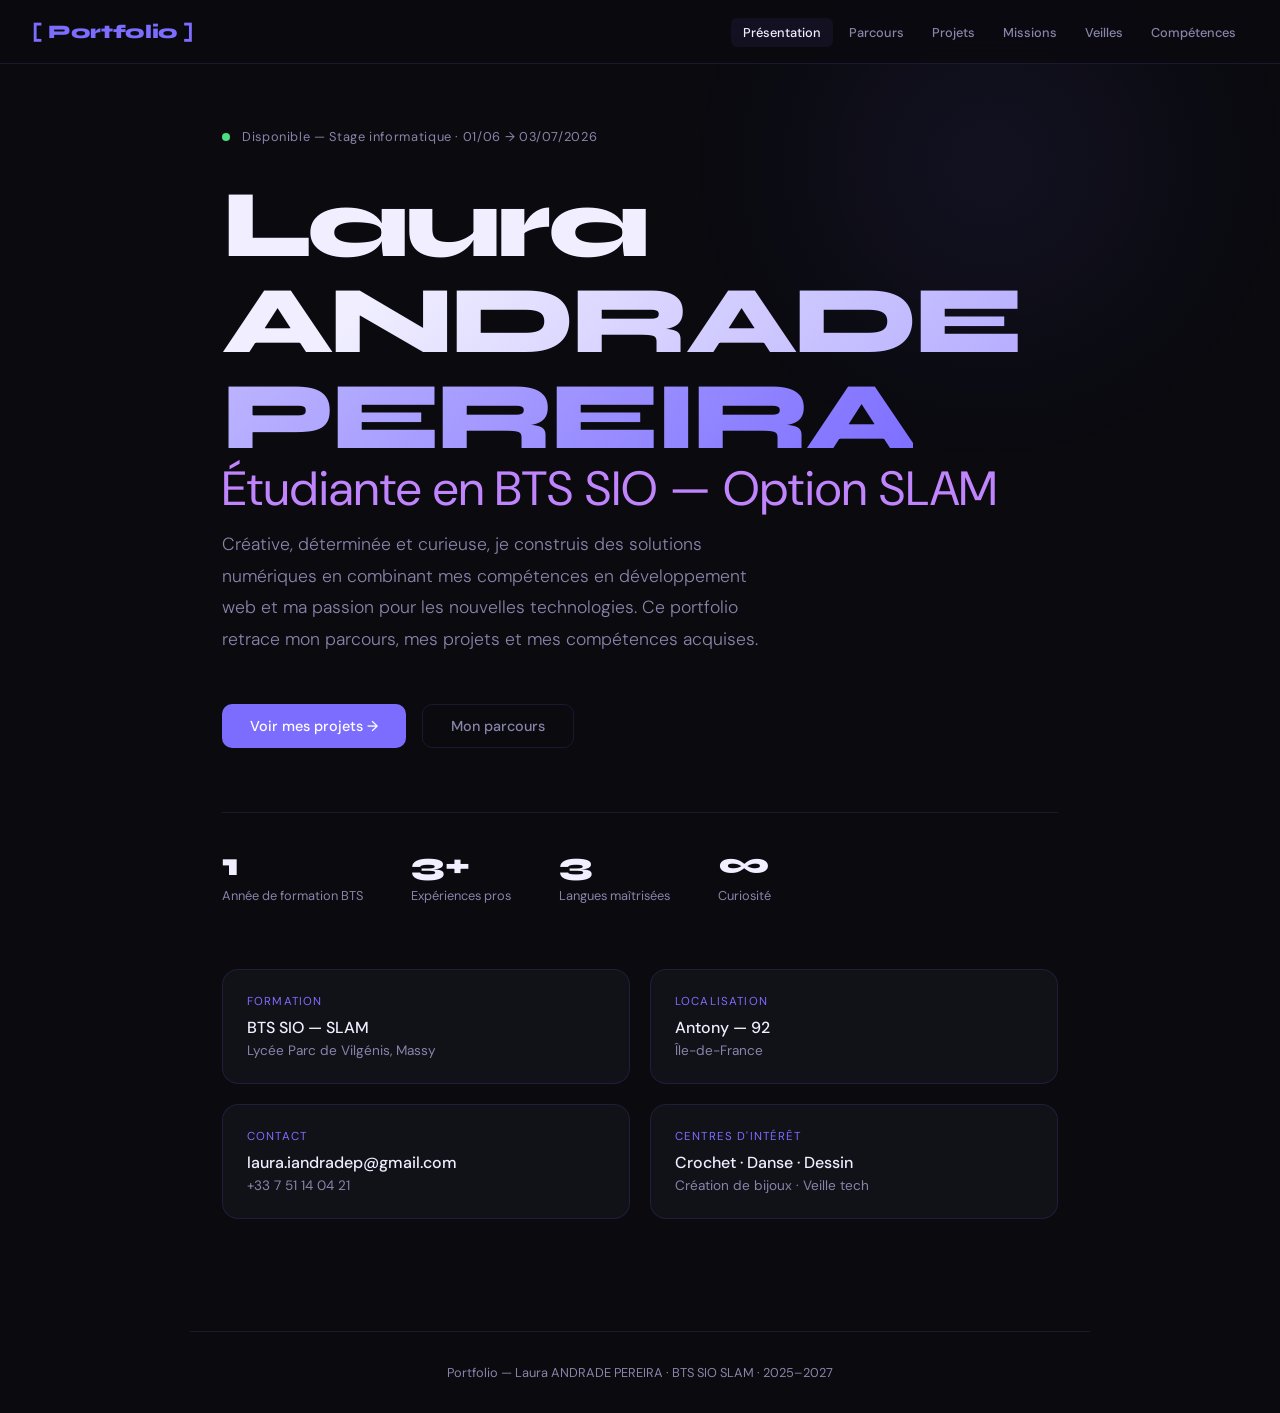
<file: index.html>
<!DOCTYPE html>
<html lang="fr">
<head>
  <meta charset="UTF-8">
  <meta name="viewport" content="width=device-width, initial-scale=1.0">
  <title>Portfolio — Présentation</title>
  <link rel="stylesheet" href="style.css">
  <style>
    .hero-mega {
      min-height: calc(100vh - 64px);
      display: flex;
      flex-direction: column;
      justify-content: center;
      padding: 4rem 2rem;
      max-width: 900px;
      margin: 0 auto;
      position: relative;
    }

    .hero-mega::before {
      content: '';
      position: fixed;
      top: -200px; right: -200px;
      width: 600px; height: 600px;
      background: radial-gradient(circle, rgba(124,109,255,0.08) 0%, transparent 70%);
      pointer-events: none;
      z-index: 0;
    }

    .hero-eyebrow {
      display: flex;
      align-items: center;
      gap: 0.75rem;
      margin-bottom: 2rem;
    }

    .dot-pulse {
      width: 8px; height: 8px;
      border-radius: 50%;
      background: #4ade80;
      animation: pulse 2s infinite;
    }
    @keyframes pulse {
      0%, 100% { opacity: 1; }
      50% { opacity: 0.4; }
    }

    .hero-eyebrow span {
      font-size: 0.8rem;
      color: var(--muted);
      letter-spacing: 0.05em;
    }

    .hero-mega h1 {
      font-family: 'Syne', sans-serif;
      font-size: clamp(3rem, 8vw, 6rem);
      font-weight: 800;
      line-height: 1.0;
      letter-spacing: -0.04em;
      margin-bottom: 1rem;
      position: relative;
      z-index: 1;
    }

    .hero-mega h1 .name-line {
      background: linear-gradient(135deg, #f0eeff 30%, #7c6dff);
      -webkit-background-clip: text;
      -webkit-text-fill-color: transparent;
      background-clip: text;
    }

    .hero-mega h1 .role-line {
      color: var(--accent);
      font-size: 0.5em;
      display: block;
      font-weight: 400;
      letter-spacing: 0.02em;
      font-family: 'DM Sans', sans-serif;
      -webkit-text-fill-color: var(--accent2);
    }

    .hero-desc {
      font-size: 1.1rem;
      color: var(--muted);
      line-height: 1.8;
      max-width: 540px;
      margin-bottom: 3rem;
      font-weight: 300;
    }

    .hero-ctas {
      display: flex;
      gap: 1rem;
      flex-wrap: wrap;
    }

    .btn-primary {
      display: inline-flex;
      align-items: center;
      gap: 0.5rem;
      padding: 0.75rem 1.75rem;
      background: var(--accent);
      color: white;
      border-radius: 10px;
      text-decoration: none;
      font-size: 0.9rem;
      font-weight: 500;
      transition: all 0.2s;
    }
    .btn-primary:hover { background: #6b5cf0; transform: translateY(-1px); }

    .btn-outline {
      display: inline-flex;
      align-items: center;
      gap: 0.5rem;
      padding: 0.75rem 1.75rem;
      border: 1px solid var(--border);
      color: var(--muted);
      border-radius: 10px;
      text-decoration: none;
      font-size: 0.9rem;
      font-weight: 500;
      transition: all 0.2s;
    }
    .btn-outline:hover { border-color: var(--accent); color: var(--text); }

    .stats-row {
      display: flex;
      gap: 3rem;
      margin-top: 4rem;
      padding-top: 2rem;
      border-top: 1px solid var(--border);
      flex-wrap: wrap;
    }

    .stat-item {}
    .stat-num {
      font-family: 'Syne', sans-serif;
      font-size: 2rem;
      font-weight: 800;
      color: var(--text);
      display: block;
    }
    .stat-label {
      font-size: 0.8rem;
      color: var(--muted);
    }

    .about-grid {
      display: grid;
      grid-template-columns: 1fr 1fr;
      gap: 1.25rem;
      max-width: 900px;
      margin: 0 auto;
      padding: 0 2rem 4rem;
    }
    @media (max-width: 600px) { .about-grid { grid-template-columns: 1fr; } }

    .info-card {
      background: var(--surface);
      border: 1px solid var(--border);
      border-radius: 16px;
      padding: 1.5rem;
    }
    .info-card .info-label {
      font-size: 0.72rem;
      text-transform: uppercase;
      letter-spacing: 0.1em;
      color: var(--accent);
      margin-bottom: 0.5rem;
    }
    .info-card .info-value {
      font-size: 1rem;
      color: var(--text);
      font-weight: 500;
    }
    .info-card .info-sub {
      font-size: 0.85rem;
      color: var(--muted);
      margin-top: 0.25rem;
    }
  </style>
</head>
<body>
  <script src="nav.js"></script>
  <main>
    <div class="hero-mega animate">
      <div class="hero-eyebrow animate delay-1">
        <div class="dot-pulse"></div>
        <span>Disponible — Stage informatique · 01/06 → 03/07/2026</span>
      </div>
      <h1 class="animate delay-1">
        <span class="name-line">Laura ANDRADE PEREIRA</span>
        <span class="role-line">Étudiante en BTS SIO — Option SLAM</span>
      </h1>
      <p class="hero-desc animate delay-2">
        Créative, déterminée et curieuse, je construis des solutions numériques en combinant mes compétences en développement web et ma passion pour les nouvelles technologies. Ce portfolio retrace mon parcours, mes projets et mes compétences acquises.
      </p>
      <div class="hero-ctas animate delay-3">
        <a href="projets.html" class="btn-primary">Voir mes projets →</a>
        <a href="parcours.html" class="btn-outline">Mon parcours</a>
      </div>
      <div class="stats-row animate delay-3">
        <div class="stat-item">
          <span class="stat-num">1</span>
          <span class="stat-label">Année de formation BTS</span>
        </div>
        <div class="stat-item">
          <span class="stat-num">3+</span>
          <span class="stat-label">Expériences pros</span>
        </div>
        <div class="stat-item">
          <span class="stat-num">3</span>
          <span class="stat-label">Langues maîtrisées</span>
        </div>
        <div class="stat-item">
          <span class="stat-num">∞</span>
          <span class="stat-label">Curiosité</span>
        </div>
      </div>
    </div>

    <div class="about-grid">
      <div class="info-card animate delay-1">
        <div class="info-label">Formation</div>
        <div class="info-value">BTS SIO — SLAM</div>
        <div class="info-sub">Lycée Parc de Vilgénis, Massy</div>
      </div>
      <div class="info-card animate delay-1">
        <div class="info-label">Localisation</div>
        <div class="info-value">Antony — 92</div>
        <div class="info-sub">Île-de-France</div>
      </div>
      <div class="info-card animate delay-2">
        <div class="info-label">Contact</div>
        <div class="info-value">laura.iandradep@gmail.com</div>
        <div class="info-sub">+33 7 51 14 04 21</div>
      </div>
      <div class="info-card animate delay-2">
        <div class="info-label">Centres d'intérêt</div>
        <div class="info-value">Crochet · Danse · Dessin</div>
        <div class="info-sub">Création de bijoux · Veille tech</div>
      </div>
    </div>

    <footer>
      Portfolio — Laura ANDRADE PEREIRA · BTS SIO SLAM · 2025–2027
    </footer>
  </main>
</body>
</html>
</file>
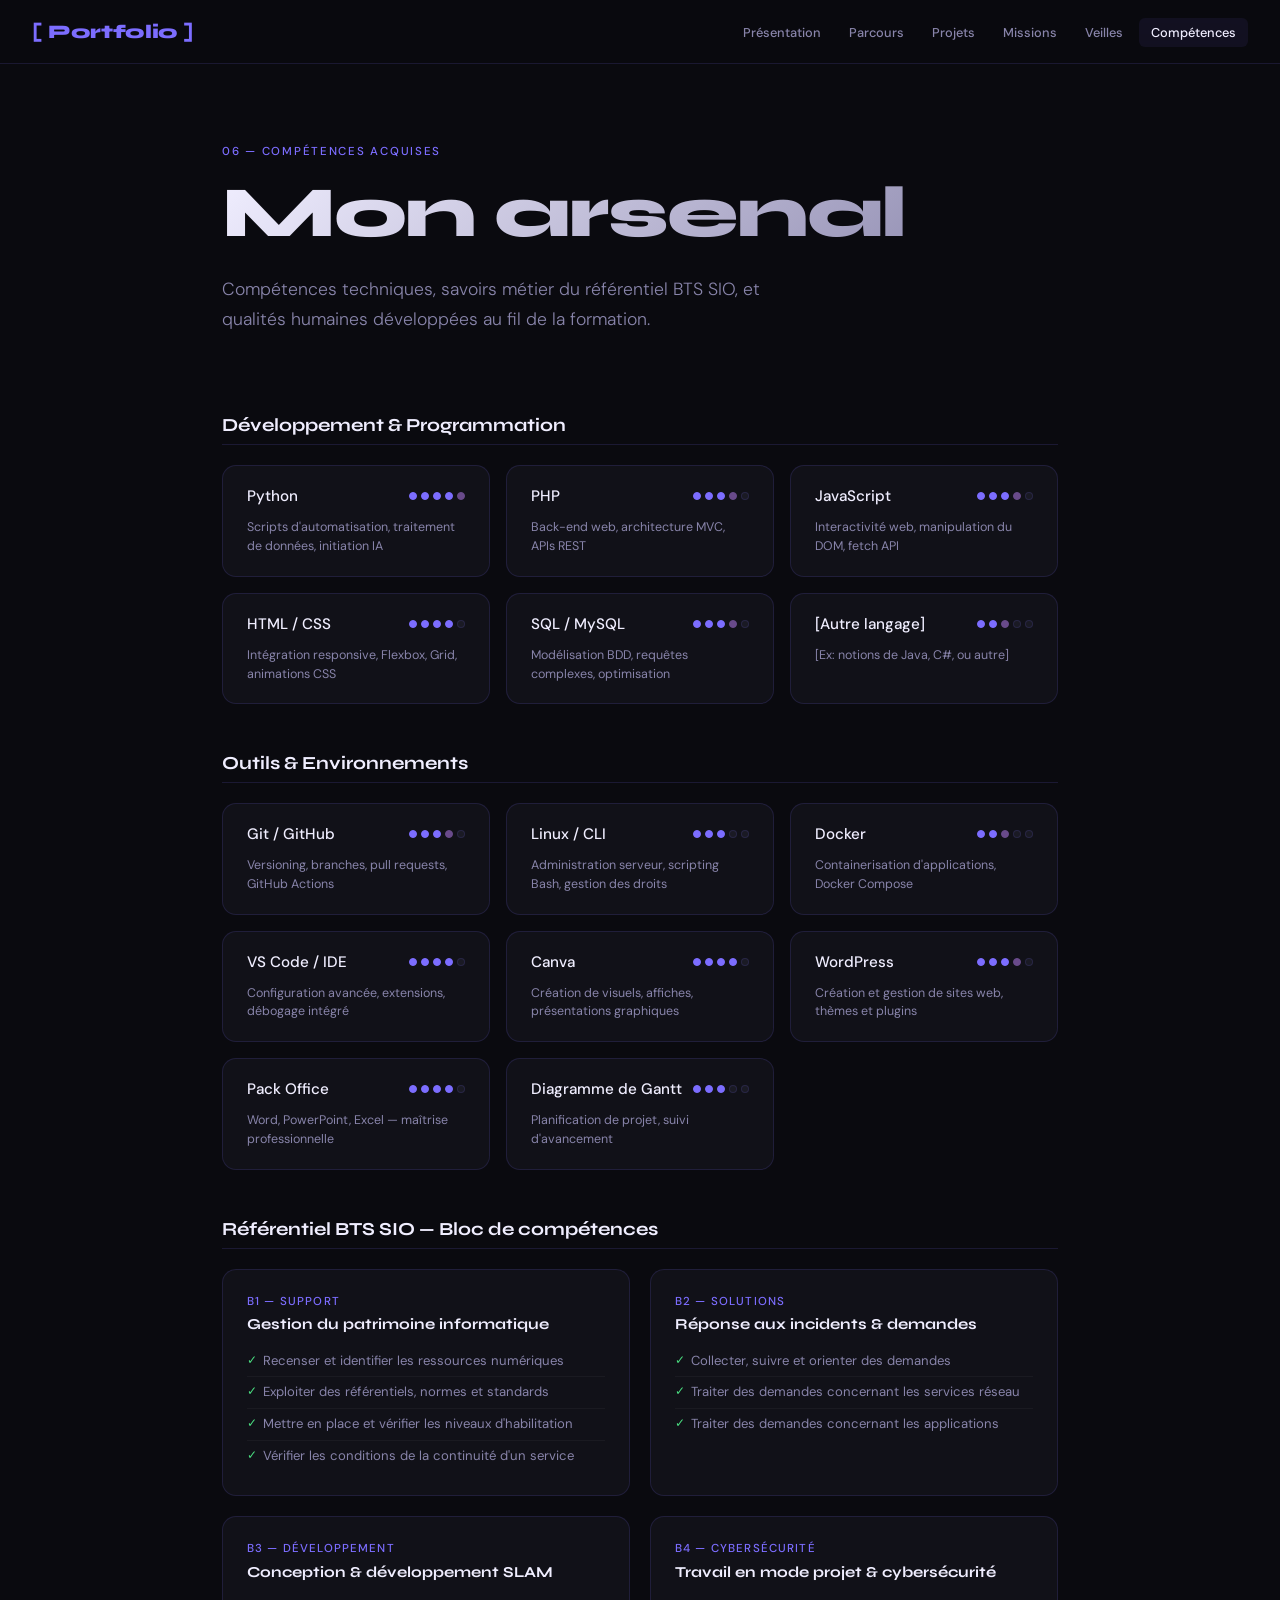
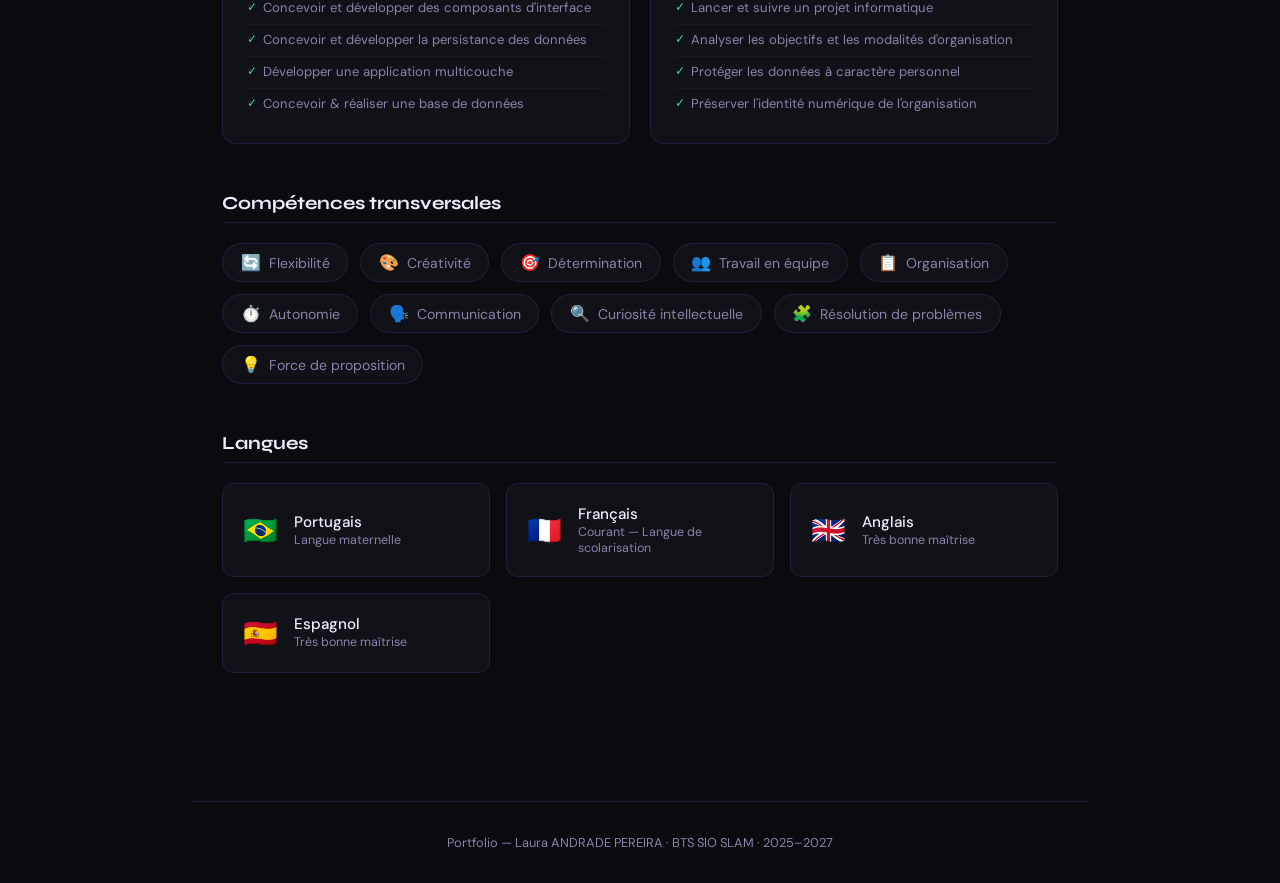
<file: competences.html>
<!DOCTYPE html>
<html lang="fr">
<head>
  <meta charset="UTF-8">
  <meta name="viewport" content="width=device-width, initial-scale=1.0">
  <title>Portfolio — Compétences</title>
  <link rel="stylesheet" href="style.css">
  <style>
    .competences-section { margin-bottom: 3rem; }

    .comp-category {
      font-family: 'Syne', sans-serif;
      font-size: 1.15rem;
      font-weight: 700;
      color: var(--text);
      margin-bottom: 1.25rem;
      padding-bottom: 0.5rem;
      border-bottom: 1px solid var(--border);
    }

    .skills-grid {
      display: grid;
      grid-template-columns: repeat(auto-fill, minmax(260px, 1fr));
      gap: 1rem;
      margin-bottom: 2.5rem;
    }

    .skill-card {
      background: var(--surface);
      border: 1px solid var(--border);
      border-radius: 14px;
      padding: 1.25rem 1.5rem;
      transition: border-color 0.3s;
    }
    .skill-card:hover { border-color: rgba(124,109,255,0.4); }

    .skill-card-top {
      display: flex;
      align-items: center;
      justify-content: space-between;
      margin-bottom: 0.75rem;
    }

    .skill-card-name {
      font-weight: 500;
      font-size: 0.95rem;
      color: var(--text);
    }

    .skill-dot-row {
      display: flex;
      gap: 4px;
    }

    .skill-dot {
      width: 8px;
      height: 8px;
      border-radius: 50%;
      background: var(--surface2);
      border: 1px solid var(--border);
    }
    .skill-dot.filled {
      background: var(--accent);
      border-color: var(--accent);
    }
    .skill-dot.half {
      background: var(--accent2);
      border-color: var(--accent2);
      opacity: 0.5;
    }

    .skill-card-note {
      font-size: 0.78rem;
      color: var(--muted);
      line-height: 1.5;
    }

    /* Bloc référentiel BTS */
    .bts-grid {
      display: grid;
      grid-template-columns: repeat(auto-fit, minmax(300px, 1fr));
      gap: 1.25rem;
      margin-bottom: 2.5rem;
    }

    .bts-card {
      background: var(--surface);
      border: 1px solid var(--border);
      border-radius: 14px;
      padding: 1.5rem;
    }

    .bts-code {
      font-family: 'DM Sans', monospace;
      font-size: 0.72rem;
      font-weight: 500;
      letter-spacing: 0.1em;
      color: var(--accent);
      text-transform: uppercase;
      margin-bottom: 0.4rem;
    }

    .bts-title {
      font-family: 'Syne', sans-serif;
      font-size: 0.95rem;
      font-weight: 700;
      color: var(--text);
      margin-bottom: 0.75rem;
    }

    .bts-items {
      list-style: none;
      padding: 0;
    }
    .bts-items li {
      font-size: 0.82rem;
      color: var(--muted);
      padding: 0.35rem 0;
      padding-left: 1rem;
      position: relative;
      border-bottom: 1px solid rgba(255,255,255,0.04);
      line-height: 1.5;
    }
    .bts-items li:last-child { border-bottom: none; }
    .bts-items li::before {
      content: '✓';
      position: absolute;
      left: 0;
      color: #4ade80;
      font-size: 0.75rem;
    }

    /* Soft skills */
    .soft-grid {
      display: flex;
      flex-wrap: wrap;
      gap: 0.75rem;
      margin-bottom: 2.5rem;
    }

    .soft-pill {
      display: flex;
      align-items: center;
      gap: 0.5rem;
      padding: 0.5rem 1.1rem;
      border: 1px solid var(--border);
      border-radius: 100px;
      font-size: 0.88rem;
      color: var(--muted);
      background: var(--surface);
      transition: all 0.2s;
    }
    .soft-pill:hover { color: var(--text); border-color: rgba(124,109,255,0.4); }
    .soft-pill span { font-size: 1rem; }

    /* Langues */
    .lang-grid {
      display: grid;
      grid-template-columns: repeat(auto-fit, minmax(200px, 1fr));
      gap: 1rem;
      margin-bottom: 2.5rem;
    }

    .lang-card {
      background: var(--surface);
      border: 1px solid var(--border);
      border-radius: 12px;
      padding: 1.25rem;
      display: flex;
      align-items: center;
      gap: 1rem;
    }
    .lang-flag { font-size: 1.75rem; }
    .lang-name { font-weight: 500; color: var(--text); font-size: 0.95rem; }
    .lang-level { font-size: 0.78rem; color: var(--muted); }
    .lang-cert { font-size: 0.72rem; color: var(--accent2); margin-top: 0.1rem; }
  </style>
</head>
<body>
  <script src="nav.js"></script>
  <main>
    <div class="page-hero animate">
      <span class="label">06 — Compétences acquises</span>
      <h1>Mon arsenal</h1>
      <p>Compétences techniques, savoirs métier du référentiel BTS SIO, et qualités humaines développées au fil de la formation.</p>
    </div>

    <div class="content">

      <!-- Techniques -->
      <div class="competences-section animate delay-1">
        <div class="comp-category">Développement & Programmation</div>
        <div class="skills-grid">
          <div class="skill-card">
            <div class="skill-card-top">
              <span class="skill-card-name">Python</span>
              <div class="skill-dot-row">
                <div class="skill-dot filled"></div>
                <div class="skill-dot filled"></div>
                <div class="skill-dot filled"></div>
                <div class="skill-dot filled"></div>
                <div class="skill-dot half"></div>
              </div>
            </div>
            <p class="skill-card-note">Scripts d'automatisation, traitement de données, initiation IA</p>
          </div>
          <div class="skill-card">
            <div class="skill-card-top">
              <span class="skill-card-name">PHP</span>
              <div class="skill-dot-row">
                <div class="skill-dot filled"></div>
                <div class="skill-dot filled"></div>
                <div class="skill-dot filled"></div>
                <div class="skill-dot half"></div>
                <div class="skill-dot"></div>
              </div>
            </div>
            <p class="skill-card-note">Back-end web, architecture MVC, APIs REST</p>
          </div>
          <div class="skill-card">
            <div class="skill-card-top">
              <span class="skill-card-name">JavaScript</span>
              <div class="skill-dot-row">
                <div class="skill-dot filled"></div>
                <div class="skill-dot filled"></div>
                <div class="skill-dot filled"></div>
                <div class="skill-dot half"></div>
                <div class="skill-dot"></div>
              </div>
            </div>
            <p class="skill-card-note">Interactivité web, manipulation du DOM, fetch API</p>
          </div>
          <div class="skill-card">
            <div class="skill-card-top">
              <span class="skill-card-name">HTML / CSS</span>
              <div class="skill-dot-row">
                <div class="skill-dot filled"></div>
                <div class="skill-dot filled"></div>
                <div class="skill-dot filled"></div>
                <div class="skill-dot filled"></div>
                <div class="skill-dot"></div>
              </div>
            </div>
            <p class="skill-card-note">Intégration responsive, Flexbox, Grid, animations CSS</p>
          </div>
          <div class="skill-card">
            <div class="skill-card-top">
              <span class="skill-card-name">SQL / MySQL</span>
              <div class="skill-dot-row">
                <div class="skill-dot filled"></div>
                <div class="skill-dot filled"></div>
                <div class="skill-dot filled"></div>
                <div class="skill-dot half"></div>
                <div class="skill-dot"></div>
              </div>
            </div>
            <p class="skill-card-note">Modélisation BDD, requêtes complexes, optimisation</p>
          </div>
          <div class="skill-card">
            <div class="skill-card-top">
              <span class="skill-card-name">[Autre langage]</span>
              <div class="skill-dot-row">
                <div class="skill-dot filled"></div>
                <div class="skill-dot filled"></div>
                <div class="skill-dot half"></div>
                <div class="skill-dot"></div>
                <div class="skill-dot"></div>
              </div>
            </div>
            <p class="skill-card-note">[Ex: notions de Java, C#, ou autre]</p>
          </div>
        </div>
      </div>

      <!-- Outils -->
      <div class="competences-section animate delay-2">
        <div class="comp-category">Outils & Environnements</div>
        <div class="skills-grid">
          <div class="skill-card">
            <div class="skill-card-top">
              <span class="skill-card-name">Git / GitHub</span>
              <div class="skill-dot-row">
                <div class="skill-dot filled"></div>
                <div class="skill-dot filled"></div>
                <div class="skill-dot filled"></div>
                <div class="skill-dot half"></div>
                <div class="skill-dot"></div>
              </div>
            </div>
            <p class="skill-card-note">Versioning, branches, pull requests, GitHub Actions</p>
          </div>
          <div class="skill-card">
            <div class="skill-card-top">
              <span class="skill-card-name">Linux / CLI</span>
              <div class="skill-dot-row">
                <div class="skill-dot filled"></div>
                <div class="skill-dot filled"></div>
                <div class="skill-dot filled"></div>
                <div class="skill-dot"></div>
                <div class="skill-dot"></div>
              </div>
            </div>
            <p class="skill-card-note">Administration serveur, scripting Bash, gestion des droits</p>
          </div>
          <div class="skill-card">
            <div class="skill-card-top">
              <span class="skill-card-name">Docker</span>
              <div class="skill-dot-row">
                <div class="skill-dot filled"></div>
                <div class="skill-dot filled"></div>
                <div class="skill-dot half"></div>
                <div class="skill-dot"></div>
                <div class="skill-dot"></div>
              </div>
            </div>
            <p class="skill-card-note">Containerisation d'applications, Docker Compose</p>
          </div>
          <div class="skill-card">
            <div class="skill-card-top">
              <span class="skill-card-name">VS Code / IDE</span>
              <div class="skill-dot-row">
                <div class="skill-dot filled"></div>
                <div class="skill-dot filled"></div>
                <div class="skill-dot filled"></div>
                <div class="skill-dot filled"></div>
                <div class="skill-dot"></div>
              </div>
            </div>
            <p class="skill-card-note">Configuration avancée, extensions, débogage intégré</p>
          </div>
          <div class="skill-card">
            <div class="skill-card-top">
              <span class="skill-card-name">Canva</span>
              <div class="skill-dot-row">
                <div class="skill-dot filled"></div>
                <div class="skill-dot filled"></div>
                <div class="skill-dot filled"></div>
                <div class="skill-dot filled"></div>
                <div class="skill-dot"></div>
              </div>
            </div>
            <p class="skill-card-note">Création de visuels, affiches, présentations graphiques</p>
          </div>
          <div class="skill-card">
            <div class="skill-card-top">
              <span class="skill-card-name">WordPress</span>
              <div class="skill-dot-row">
                <div class="skill-dot filled"></div>
                <div class="skill-dot filled"></div>
                <div class="skill-dot filled"></div>
                <div class="skill-dot half"></div>
                <div class="skill-dot"></div>
              </div>
            </div>
            <p class="skill-card-note">Création et gestion de sites web, thèmes et plugins</p>
          </div>
          <div class="skill-card">
            <div class="skill-card-top">
              <span class="skill-card-name">Pack Office</span>
              <div class="skill-dot-row">
                <div class="skill-dot filled"></div>
                <div class="skill-dot filled"></div>
                <div class="skill-dot filled"></div>
                <div class="skill-dot filled"></div>
                <div class="skill-dot"></div>
              </div>
            </div>
            <p class="skill-card-note">Word, PowerPoint, Excel — maîtrise professionnelle</p>
          </div>
          <div class="skill-card">
            <div class="skill-card-top">
              <span class="skill-card-name">Diagramme de Gantt</span>
              <div class="skill-dot-row">
                <div class="skill-dot filled"></div>
                <div class="skill-dot filled"></div>
                <div class="skill-dot filled"></div>
                <div class="skill-dot"></div>
                <div class="skill-dot"></div>
              </div>
            </div>
            <p class="skill-card-note">Planification de projet, suivi d'avancement</p>
          </div>
        </div>
      </div>

      <!-- Référentiel BTS -->
      <div class="competences-section animate delay-2">
        <div class="comp-category">Référentiel BTS SIO — Bloc de compétences</div>
        <div class="bts-grid">
          <div class="bts-card">
            <div class="bts-code">B1 — Support</div>
            <div class="bts-title">Gestion du patrimoine informatique</div>
            <ul class="bts-items">
              <li>Recenser et identifier les ressources numériques</li>
              <li>Exploiter des référentiels, normes et standards</li>
              <li>Mettre en place et vérifier les niveaux d'habilitation</li>
              <li>Vérifier les conditions de la continuité d'un service</li>
            </ul>
          </div>
          <div class="bts-card">
            <div class="bts-code">B2 — Solutions</div>
            <div class="bts-title">Réponse aux incidents & demandes</div>
            <ul class="bts-items">
              <li>Collecter, suivre et orienter des demandes</li>
              <li>Traiter des demandes concernant les services réseau</li>
              <li>Traiter des demandes concernant les applications</li>
            </ul>
          </div>
          <div class="bts-card">
            <div class="bts-code">B3 — Développement</div>
            <div class="bts-title">Conception & développement SLAM</div>
            <ul class="bts-items">
              <li>Concevoir et développer des composants d'interface</li>
              <li>Concevoir et développer la persistance des données</li>
              <li>Développer une application multicouche</li>
              <li>Concevoir & réaliser une base de données</li>
            </ul>
          </div>
          <div class="bts-card">
            <div class="bts-code">B4 — Cybersécurité</div>
            <div class="bts-title">Travail en mode projet & cybersécurité</div>
            <ul class="bts-items">
              <li>Lancer et suivre un projet informatique</li>
              <li>Analyser les objectifs et les modalités d'organisation</li>
              <li>Protéger les données à caractère personnel</li>
              <li>Préserver l'identité numérique de l'organisation</li>
            </ul>
          </div>
        </div>
      </div>

      <!-- Soft skills -->
      <div class="competences-section animate delay-3">
        <div class="comp-category">Compétences transversales</div>
        <div class="soft-grid">
          <div class="soft-pill"><span>🔄</span> Flexibilité</div>
          <div class="soft-pill"><span>🎨</span> Créativité</div>
          <div class="soft-pill"><span>🎯</span> Détermination</div>
          <div class="soft-pill"><span>👥</span> Travail en équipe</div>
          <div class="soft-pill"><span>📋</span> Organisation</div>
          <div class="soft-pill"><span>⏱️</span> Autonomie</div>
          <div class="soft-pill"><span>🗣️</span> Communication</div>
          <div class="soft-pill"><span>🔍</span> Curiosité intellectuelle</div>
          <div class="soft-pill"><span>🧩</span> Résolution de problèmes</div>
          <div class="soft-pill"><span>💡</span> Force de proposition</div>
        </div>
      </div>

      <!-- Langues -->
      <div class="competences-section animate delay-3">
        <div class="comp-category">Langues</div>
        <div class="lang-grid">
          <div class="lang-card">
            <div class="lang-flag">🇧🇷</div>
            <div>
              <div class="lang-name">Portugais</div>
              <div class="lang-level">Langue maternelle</div>
            </div>
          </div>
          <div class="lang-card">
            <div class="lang-flag">🇫🇷</div>
            <div>
              <div class="lang-name">Français</div>
              <div class="lang-level">Courant — Langue de scolarisation</div>
            </div>
          </div>
          <div class="lang-card">
            <div class="lang-flag">🇬🇧</div>
            <div>
              <div class="lang-name">Anglais</div>
              <div class="lang-level">Très bonne maîtrise</div>
              <div class="lang-cert"></div>
            </div>
          </div>
          <div class="lang-card">
            <div class="lang-flag">🇪🇸</div>
            <div>
              <div class="lang-name">Espagnol</div>
              <div class="lang-level">Très bonne maîtrise</div>
              <div class="lang-cert"></div>
            </div>
          </div>
        </div>
      </div>

    </div>

    <footer>
        Portfolio — Laura ANDRADE PEREIRA · BTS SIO SLAM · 2025–2027
    </footer>
  </main>
</body>
</html>
</file>
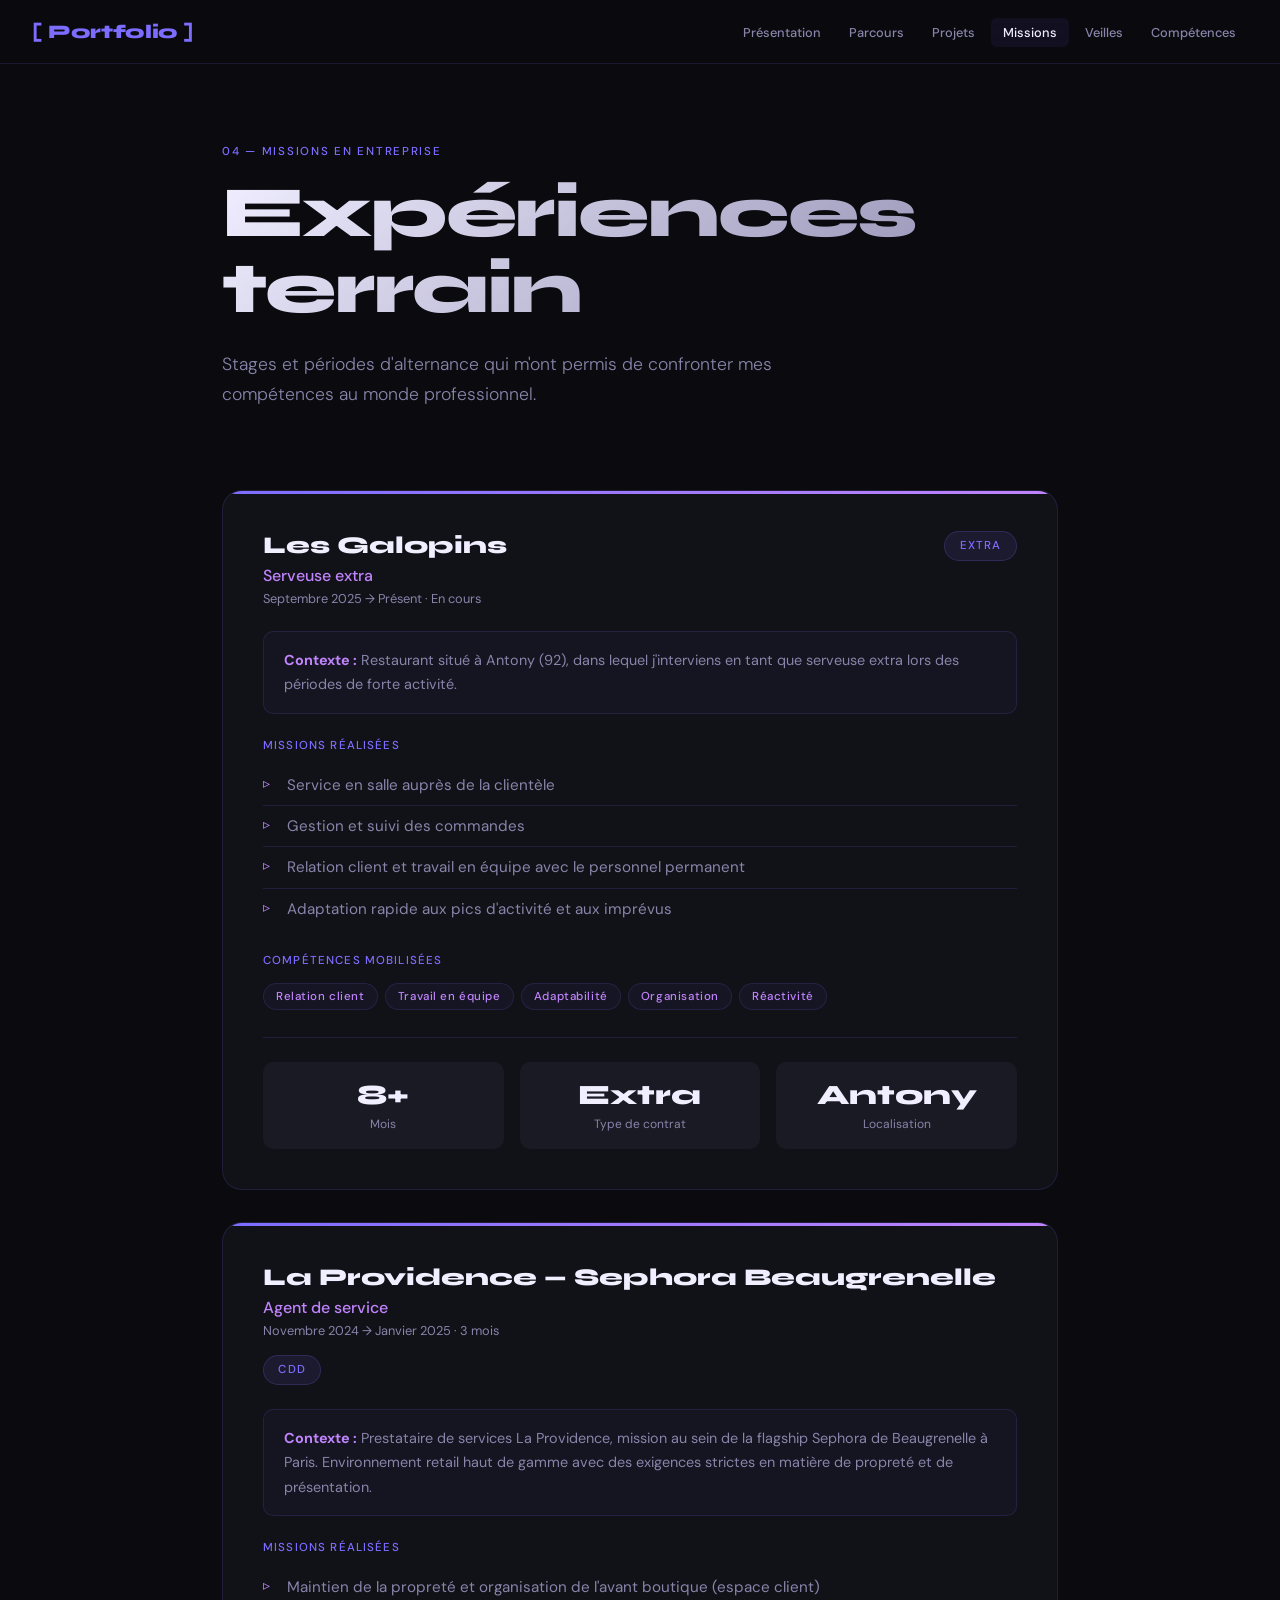
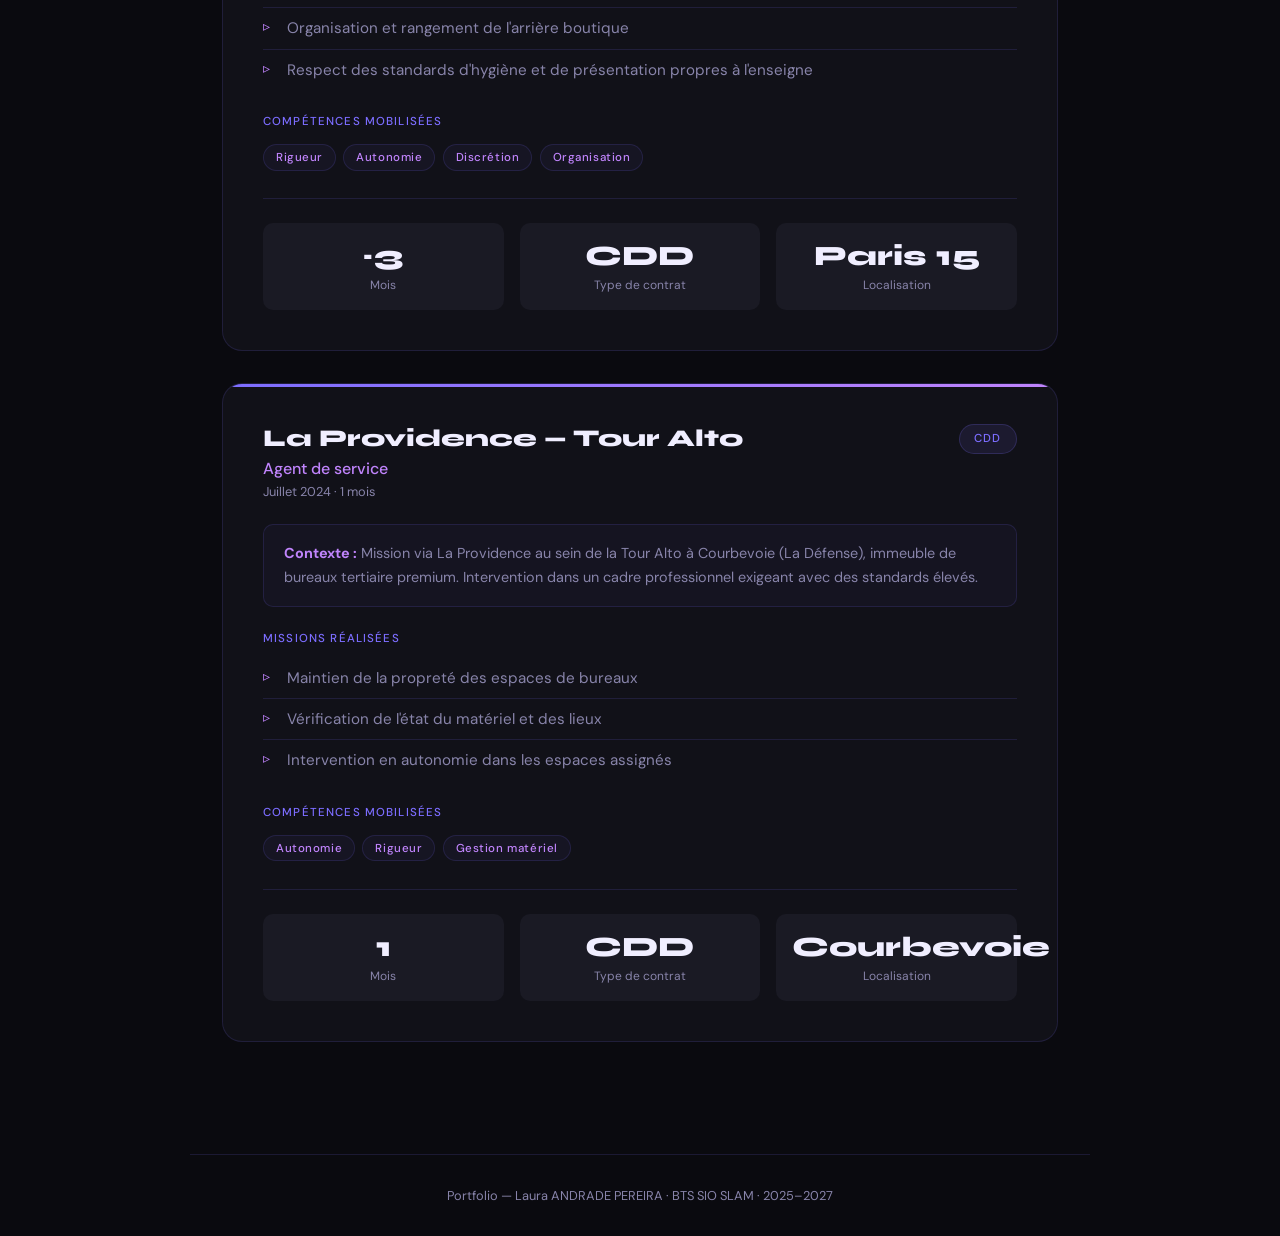
<file: missions.html>
<!DOCTYPE html>
<html lang="fr">
<head>
  <meta charset="UTF-8">
  <meta name="viewport" content="width=device-width, initial-scale=1.0">
  <title>Portfolio — Missions</title>
  <link rel="stylesheet" href="style.css">
  <style>
    .mission-card {
      background: var(--surface);
      border: 1px solid var(--border);
      border-radius: 20px;
      padding: 2.5rem;
      margin-bottom: 2rem;
      position: relative;
      overflow: hidden;
      transition: border-color 0.3s;
    }
    .mission-card:hover { border-color: rgba(124,109,255,0.4); }

    .mission-card::before {
      content: '';
      position: absolute;
      top: 0; left: 0; right: 0;
      height: 3px;
      background: linear-gradient(90deg, var(--accent), var(--accent2));
      border-radius: 20px 20px 0 0;
    }

    .mission-top {
      display: flex;
      align-items: flex-start;
      justify-content: space-between;
      gap: 1rem;
      flex-wrap: wrap;
      margin-bottom: 1.5rem;
    }

    .mission-company {
      font-family: 'Syne', sans-serif;
      font-size: 1.5rem;
      font-weight: 800;
      color: var(--text);
      margin-bottom: 0.3rem;
    }

    .mission-role {
      font-size: 1rem;
      color: var(--accent2);
      font-weight: 500;
      margin-bottom: 0.25rem;
    }

    .mission-period {
      font-size: 0.8rem;
      color: var(--muted);
    }

    .mission-type-badge {
      font-size: 0.72rem;
      font-weight: 500;
      letter-spacing: 0.1em;
      text-transform: uppercase;
      padding: 0.4rem 0.9rem;
      border-radius: 100px;
      background: rgba(124,109,255,0.1);
      color: var(--accent);
      border: 1px solid rgba(124,109,255,0.2);
      white-space: nowrap;
      align-self: flex-start;
    }

    .mission-section-title {
      font-size: 0.72rem;
      font-weight: 500;
      letter-spacing: 0.1em;
      text-transform: uppercase;
      color: var(--accent);
      margin-bottom: 0.75rem;
      margin-top: 1.5rem;
    }

    .mission-tasks {
      list-style: none;
      padding: 0;
    }
    .mission-tasks li {
      font-size: 0.95rem;
      color: var(--muted);
      padding: 0.5rem 0 0.5rem 1.5rem;
      position: relative;
      border-bottom: 1px solid var(--border);
      line-height: 1.6;
    }
    .mission-tasks li:last-child { border-bottom: none; }
    .mission-tasks li::before {
      content: '▹';
      position: absolute;
      left: 0;
      color: var(--accent2);
      font-size: 0.85rem;
    }

    .mission-summary {
      display: grid;
      grid-template-columns: repeat(auto-fit, minmax(140px, 1fr));
      gap: 1rem;
      margin-top: 1.5rem;
      padding-top: 1.5rem;
      border-top: 1px solid var(--border);
    }

    .summary-item {
      text-align: center;
      background: var(--surface2);
      border-radius: 10px;
      padding: 1rem;
    }
    .summary-num {
      font-family: 'Syne', sans-serif;
      font-size: 1.75rem;
      font-weight: 800;
      color: var(--text);
      display: block;
    }
    .summary-label {
      font-size: 0.75rem;
      color: var(--muted);
      margin-top: 0.2rem;
    }

    .context-box {
      background: rgba(124,109,255,0.04);
      border: 1px solid rgba(124,109,255,0.15);
      border-radius: 10px;
      padding: 1rem 1.25rem;
      font-size: 0.9rem;
      color: var(--muted);
      line-height: 1.7;
    }
  </style>
</head>
<body>
  <script src="nav.js"></script>
  <main>
    <div class="page-hero animate">
      <span class="label">04 — Missions en entreprise</span>
      <h1>Expériences terrain</h1>
      <p>Stages et périodes d'alternance qui m'ont permis de confronter mes compétences au monde professionnel.</p>
    </div>

    <div class="content">

      <!-- MISSION 1 -->
      <div class="mission-card animate delay-1">
        <div class="mission-top">
          <div>
            <div class="mission-company">Les Galopins</div>
            <div class="mission-role">Serveuse extra</div>
            <div class="mission-period">Septembre 2025 → Présent · En cours</div>
          </div>
          <span class="mission-type-badge">Extra</span>
        </div>

        <div class="context-box">
          <strong style="color: var(--accent2);">Contexte :</strong> Restaurant situé à Antony (92), dans lequel j'interviens en tant que serveuse extra lors des périodes de forte activité.
        </div>

        <div class="mission-section-title">Missions réalisées</div>
        <ul class="mission-tasks">
          <li>Service en salle auprès de la clientèle</li>
          <li>Gestion et suivi des commandes</li>
          <li>Relation client et travail en équipe avec le personnel permanent</li>
          <li>Adaptation rapide aux pics d'activité et aux imprévus</li>
        </ul>

        <div class="mission-section-title">Compétences mobilisées</div>
        <div>
          <span class="tag">Relation client</span>
          <span class="tag">Travail en équipe</span>
          <span class="tag">Adaptabilité</span>
          <span class="tag">Organisation</span>
          <span class="tag">Réactivité</span>
        </div>

        <div class="mission-summary">
          <div class="summary-item">
            <span class="summary-num">8+</span>
            <span class="summary-label">Mois</span>
          </div>
          <div class="summary-item">
            <span class="summary-num">Extra</span>
            <span class="summary-label">Type de contrat</span>
          </div>
          <div class="summary-item">
            <span class="summary-num">Antony</span>
            <span class="summary-label">Localisation</span>
          </div>
        </div>
      </div>

      <!-- MISSION 2 -->
      <div class="mission-card animate delay-2">
        <div class="mission-top">
          <div>
            <div class="mission-company">La Providence — Sephora Beaugrenelle</div>
            <div class="mission-role">Agent de service</div>
            <div class="mission-period">Novembre 2024 → Janvier 2025 · 3 mois</div>
          </div>
          <span class="mission-type-badge">CDD</span>
        </div>

        <div class="context-box">
          <strong style="color: var(--accent2);">Contexte :</strong> Prestataire de services La Providence, mission au sein de la flagship Sephora de Beaugrenelle à Paris. Environnement retail haut de gamme avec des exigences strictes en matière de propreté et de présentation.
        </div>

        <div class="mission-section-title">Missions réalisées</div>
        <ul class="mission-tasks">
          <li>Maintien de la propreté et organisation de l'avant boutique (espace client)</li>
          <li>Organisation et rangement de l'arrière boutique</li>
          <li>Respect des standards d'hygiène et de présentation propres à l'enseigne</li>
        </ul>

        <div class="mission-section-title">Compétences mobilisées</div>
        <div>
          <span class="tag">Rigueur</span>
          <span class="tag">Autonomie</span>
          <span class="tag">Discrétion</span>
          <span class="tag">Organisation</span>
        </div>

        <div class="mission-summary">
          <div class="summary-item">
            <span class="summary-num">~3</span>
            <span class="summary-label">Mois</span>
          </div>
          <div class="summary-item">
            <span class="summary-num">CDD</span>
            <span class="summary-label">Type de contrat</span>
          </div>
          <div class="summary-item">
            <span class="summary-num">Paris 15</span>
            <span class="summary-label">Localisation</span>
          </div>
        </div>
      </div>

      <!-- MISSION 3 -->
      <div class="mission-card animate delay-3">
        <div class="mission-top">
          <div>
            <div class="mission-company">La Providence — Tour Alto</div>
            <div class="mission-role">Agent de service</div>
            <div class="mission-period">Juillet 2024 · 1 mois</div>
          </div>
          <span class="mission-type-badge">CDD</span>
        </div>

        <div class="context-box">
          <strong style="color: var(--accent2);">Contexte :</strong> Mission via La Providence au sein de la Tour Alto à Courbevoie (La Défense), immeuble de bureaux tertiaire premium. Intervention dans un cadre professionnel exigeant avec des standards élevés.
        </div>

        <div class="mission-section-title">Missions réalisées</div>
        <ul class="mission-tasks">
          <li>Maintien de la propreté des espaces de bureaux</li>
          <li>Vérification de l'état du matériel et des lieux</li>
          <li>Intervention en autonomie dans les espaces assignés</li>
        </ul>

        <div class="mission-section-title">Compétences mobilisées</div>
        <div>
          <span class="tag">Autonomie</span>
          <span class="tag">Rigueur</span>
          <span class="tag">Gestion matériel</span>
        </div>

        <div class="mission-summary">
          <div class="summary-item">
            <span class="summary-num">1</span>
            <span class="summary-label">Mois</span>
          </div>
          <div class="summary-item">
            <span class="summary-num">CDD</span>
            <span class="summary-label">Type de contrat</span>
          </div>
          <div class="summary-item">
            <span class="summary-num">Courbevoie</span>
            <span class="summary-label">Localisation</span>
          </div>
        </div>
      </div>

    </div>

    <footer>
        Portfolio — Laura ANDRADE PEREIRA · BTS SIO SLAM · 2025–2027
    </footer>
  </main>
</body>
</html>
</file>
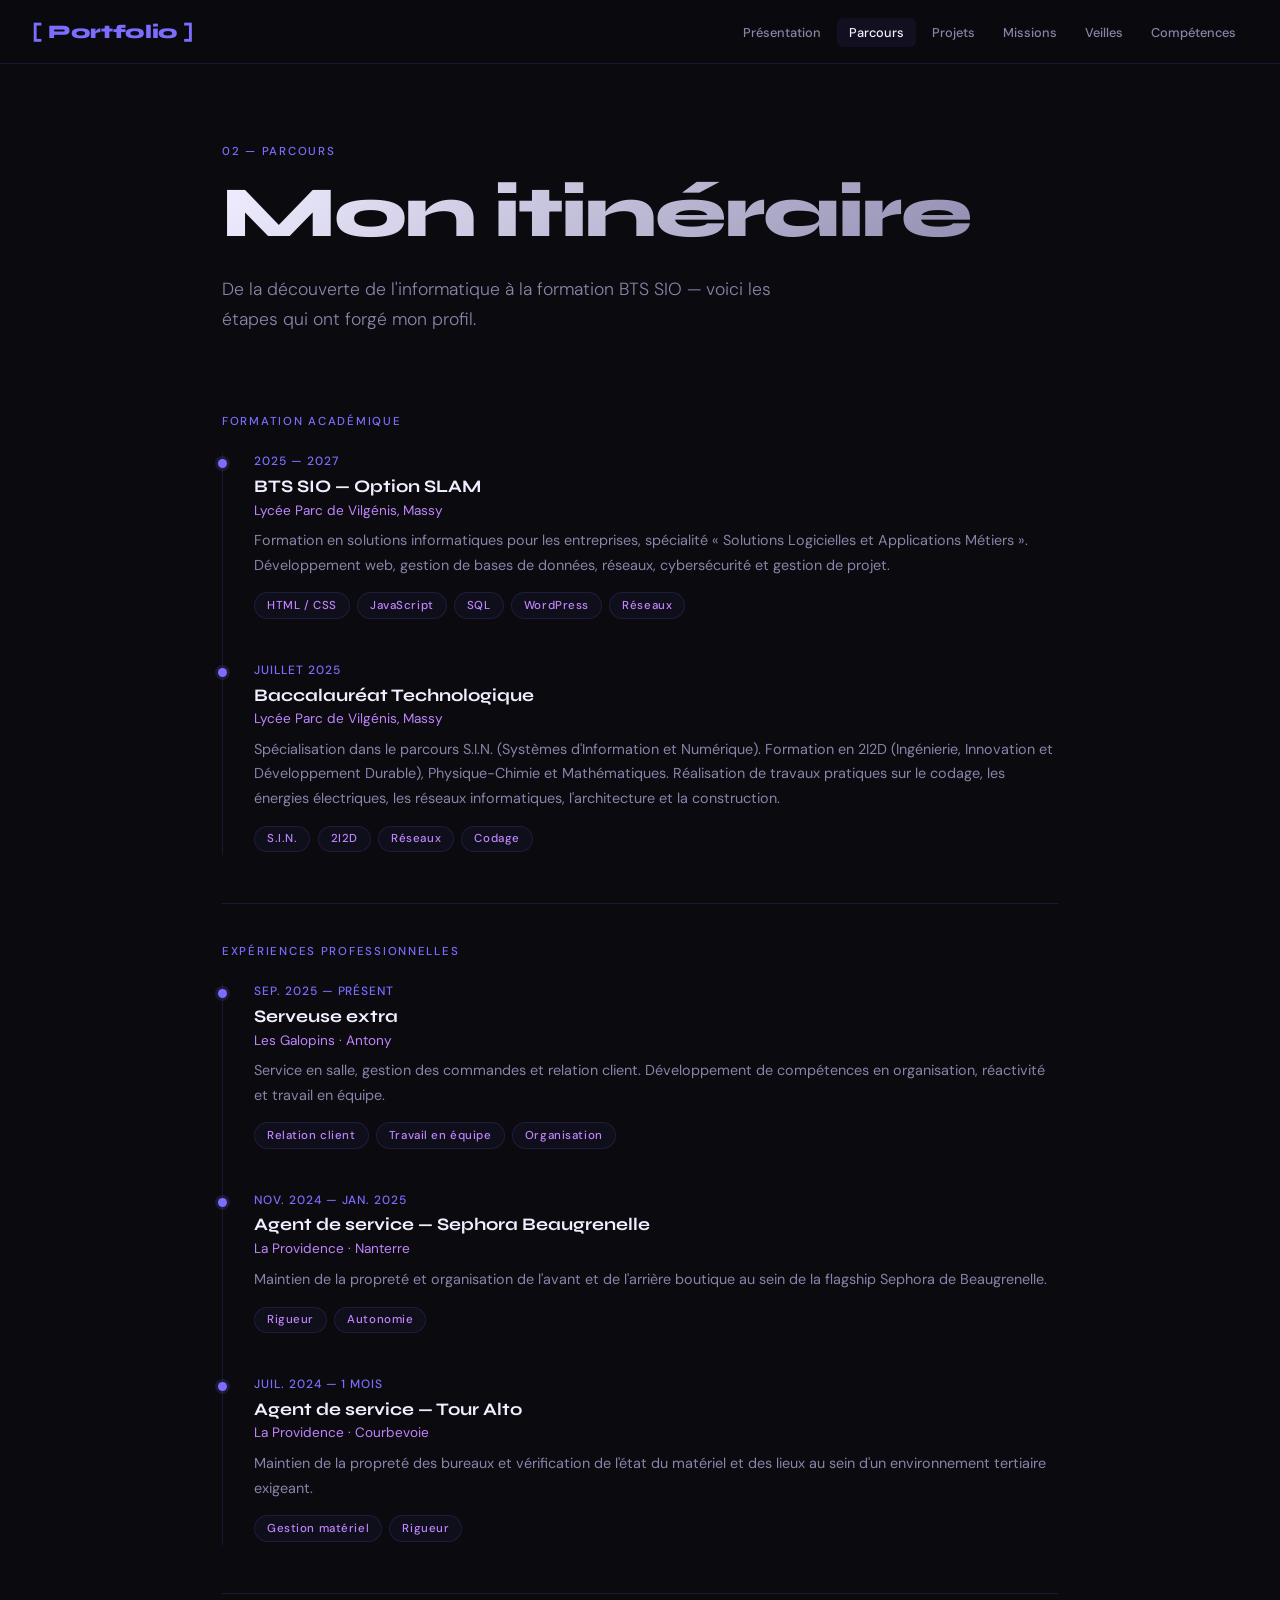
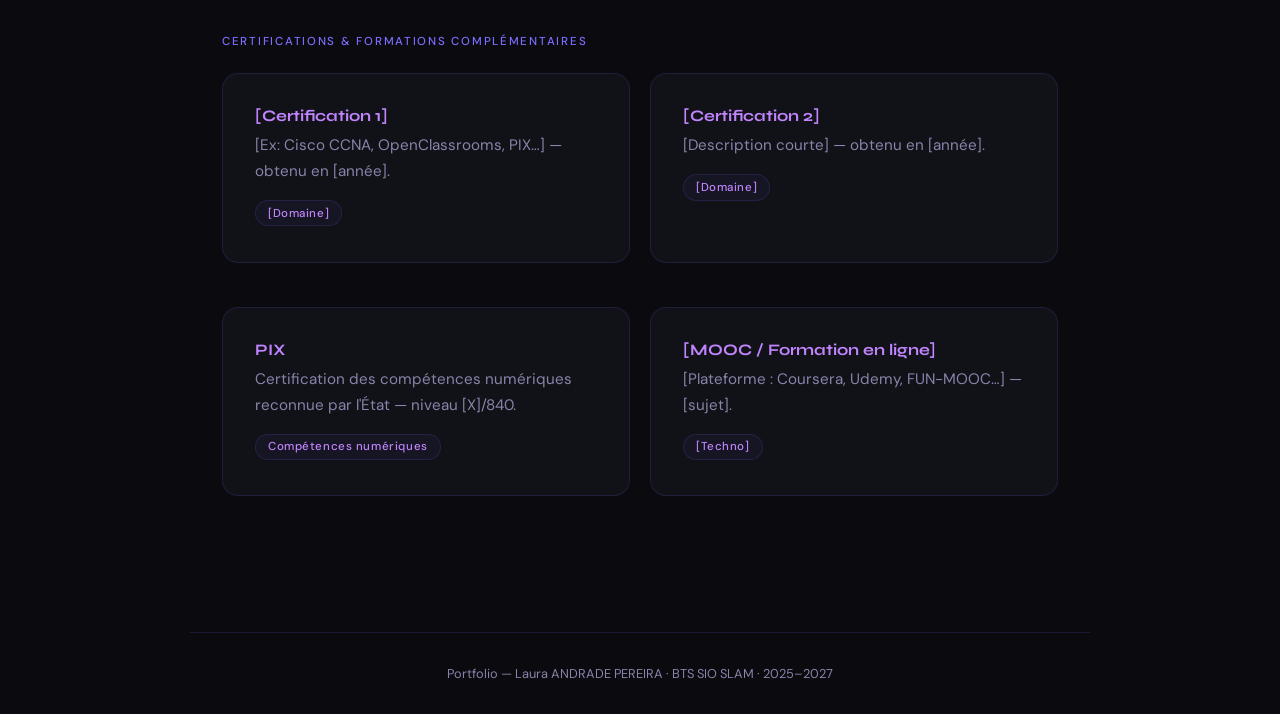
<file: parcours.html>
<!DOCTYPE html>
<html lang="fr">
<head>
  <meta charset="UTF-8">
  <meta name="viewport" content="width=device-width, initial-scale=1.0">
  <title>Portfolio — Parcours</title>
  <link rel="stylesheet" href="style.css">
</head>
<body>
  <script src="nav.js"></script>
  <main>
    <div class="page-hero animate">
      <span class="label">02 — Parcours</span>
      <h1>Mon itinéraire</h1>
      <p>De la découverte de l'informatique à la formation BTS SIO — voici les étapes qui ont forgé mon profil.</p>
    </div>

    <div class="content">

      <!-- Formation -->
      <span class="label">Formation académique</span>
      <div class="timeline animate delay-1" style="margin-top: 1.5rem; margin-bottom: 3rem;">
        <div class="timeline-item">
          <div class="timeline-date">2025 — 2027</div>
          <div class="timeline-title">BTS SIO — Option SLAM</div>
          <div class="timeline-sub">Lycée Parc de Vilgénis, Massy</div>
          <p style="font-size:0.9rem; color:var(--muted); line-height:1.7;">
            Formation en solutions informatiques pour les entreprises, spécialité « Solutions Logicielles et Applications Métiers ». Développement web, gestion de bases de données, réseaux, cybersécurité et gestion de projet.
          </p>
          <div style="margin-top: 0.75rem;">
            <span class="tag">HTML / CSS</span>
            <span class="tag">JavaScript</span>
            <span class="tag">SQL</span>
            <span class="tag">WordPress</span>
            <span class="tag">Réseaux</span>
          </div>
        </div>

        <div class="timeline-item">
          <div class="timeline-date">Juillet 2025</div>
          <div class="timeline-title">Baccalauréat Technologique</div>
          <div class="timeline-sub">Lycée Parc de Vilgénis, Massy</div>
          <p style="font-size:0.9rem; color:var(--muted); line-height:1.7;">
            Spécialisation dans le parcours S.I.N. (Systèmes d'Information et Numérique). Formation en 2I2D (Ingénierie, Innovation et Développement Durable), Physique-Chimie et Mathématiques. Réalisation de travaux pratiques sur le codage, les énergies électriques, les réseaux informatiques, l'architecture et la construction.
          </p>
          <div style="margin-top: 0.75rem;">
            <span class="tag">S.I.N.</span>
            <span class="tag">2I2D</span>
            <span class="tag">Réseaux</span>
            <span class="tag">Codage</span>
          </div>
        </div>
      </div>

      <div class="divider"></div>

      <!-- Expériences -->
      <span class="label">Expériences professionnelles</span>
      <div class="timeline animate delay-2" style="margin-top: 1.5rem; margin-bottom: 3rem;">
        <div class="timeline-item">
          <div class="timeline-date">Sep. 2025 — Présent</div>
          <div class="timeline-title">Serveuse extra</div>
          <div class="timeline-sub">Les Galopins · Antony</div>
          <p style="font-size:0.9rem; color:var(--muted); line-height:1.7;">
            Service en salle, gestion des commandes et relation client. Développement de compétences en organisation, réactivité et travail en équipe.
          </p>
          <div style="margin-top: 0.75rem;">
            <span class="tag">Relation client</span>
            <span class="tag">Travail en équipe</span>
            <span class="tag">Organisation</span>
          </div>
        </div>

        <div class="timeline-item">
          <div class="timeline-date">Nov. 2024 — Jan. 2025</div>
          <div class="timeline-title">Agent de service — Sephora Beaugrenelle</div>
          <div class="timeline-sub">La Providence · Nanterre</div>
          <p style="font-size:0.9rem; color:var(--muted); line-height:1.7;">
            Maintien de la propreté et organisation de l'avant et de l'arrière boutique au sein de la flagship Sephora de Beaugrenelle.
          </p>
          <div style="margin-top: 0.75rem;">
            <span class="tag">Rigueur</span>
            <span class="tag">Autonomie</span>
          </div>
        </div>

        <div class="timeline-item">
          <div class="timeline-date">Juil. 2024 — 1 mois</div>
          <div class="timeline-title">Agent de service — Tour Alto</div>
          <div class="timeline-sub">La Providence · Courbevoie</div>
          <p style="font-size:0.9rem; color:var(--muted); line-height:1.7;">
            Maintien de la propreté des bureaux et vérification de l'état du matériel et des lieux au sein d'un environnement tertiaire exigeant.
          </p>
          <div style="margin-top: 0.75rem;">
            <span class="tag">Gestion matériel</span>
            <span class="tag">Rigueur</span>
          </div>
        </div>
      </div>

      <div class="divider"></div>

      <!-- Certifications -->
      <span class="label">Certifications & formations complémentaires</span>
      <div class="grid-2 animate delay-3" style="margin-top: 1.5rem;">
        <div class="card">
          <h3>[Certification 1]</h3>
          <p style="margin-bottom:0.75rem;">[Ex: Cisco CCNA, OpenClassrooms, PIX…] — obtenu en [année].</p>
          <span class="tag">[Domaine]</span>
        </div>
        <div class="card">
          <h3>[Certification 2]</h3>
          <p style="margin-bottom:0.75rem;">[Description courte] — obtenu en [année].</p>
          <span class="tag">[Domaine]</span>
        </div>
        <div class="card">
          <h3>PIX</h3>
          <p style="margin-bottom:0.75rem;">Certification des compétences numériques reconnue par l'État — niveau [X]/840.</p>
          <span class="tag">Compétences numériques</span>
        </div>
        <div class="card">
          <h3>[MOOC / Formation en ligne]</h3>
          <p style="margin-bottom:0.75rem;">[Plateforme : Coursera, Udemy, FUN-MOOC…] — [sujet].</p>
          <span class="tag">[Techno]</span>
        </div>
      </div>

    </div>

    <footer>
        Portfolio — Laura ANDRADE PEREIRA · BTS SIO SLAM · 2025–2027
    </footer>
  </main>
</body>
</html>
</file>
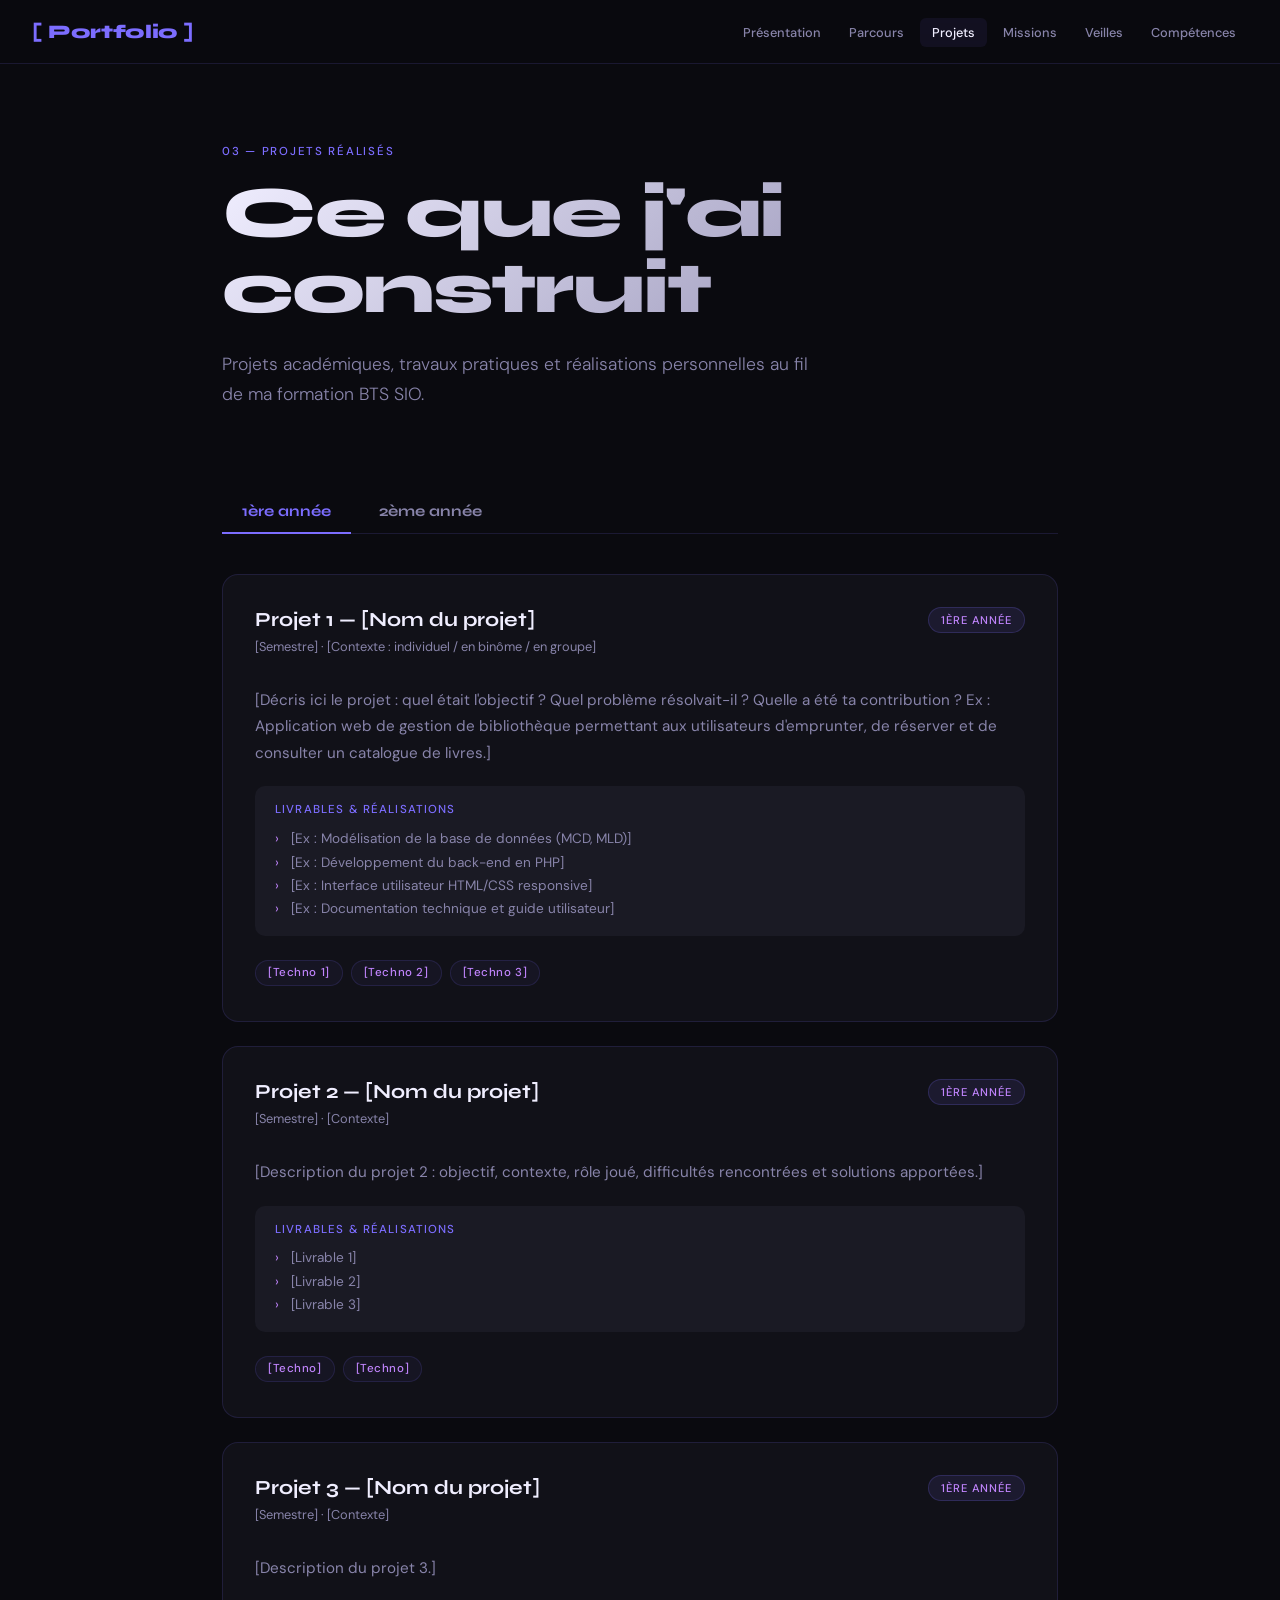
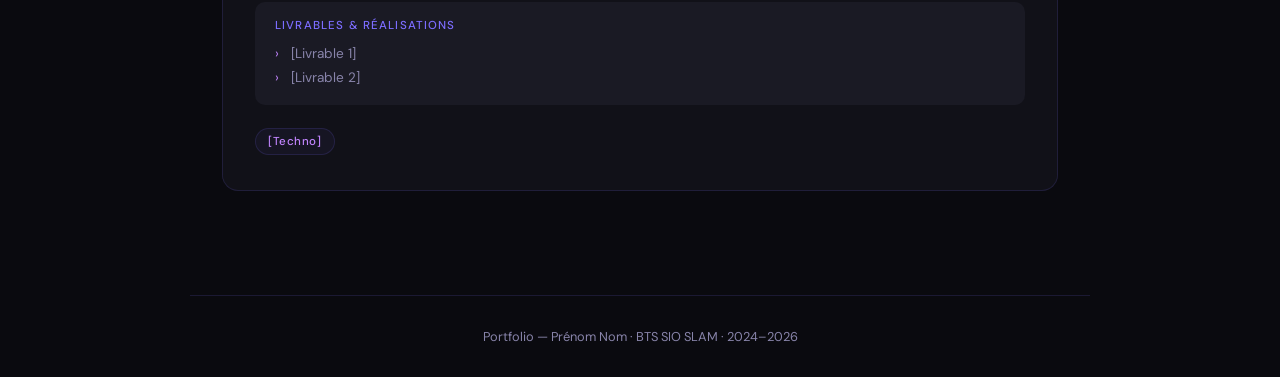
<file: projets.html>
<!DOCTYPE html>
<html lang="fr">
<head>
  <meta charset="UTF-8">
  <meta name="viewport" content="width=device-width, initial-scale=1.0">
  <title>Portfolio — Projets</title>
  <link rel="stylesheet" href="style.css">
  <style>
    .tabs {
      display: flex;
      gap: 0.5rem;
      margin-bottom: 2.5rem;
      border-bottom: 1px solid var(--border);
      padding-bottom: 0;
    }
    .tab-btn {
      background: none;
      border: none;
      font-family: 'Syne', sans-serif;
      font-size: 0.95rem;
      font-weight: 700;
      color: var(--muted);
      padding: 0.75rem 1.25rem;
      cursor: pointer;
      border-bottom: 2px solid transparent;
      margin-bottom: -1px;
      transition: all 0.2s;
    }
    .tab-btn:hover { color: var(--text); }
    .tab-btn.active {
      color: var(--accent);
      border-bottom-color: var(--accent);
    }
    .tab-panel { display: none; }
    .tab-panel.active { display: block; }

    .project-card-full {
      background: var(--surface);
      border: 1px solid var(--border);
      border-radius: 16px;
      padding: 2rem;
      margin-bottom: 1.5rem;
      transition: all 0.3s;
    }
    .project-card-full:hover { border-color: rgba(124,109,255,0.4); }

    .project-header {
      display: flex;
      align-items: flex-start;
      justify-content: space-between;
      gap: 1rem;
      margin-bottom: 1rem;
      flex-wrap: wrap;
    }

    .project-badge {
      font-size: 0.7rem;
      font-weight: 500;
      letter-spacing: 0.08em;
      text-transform: uppercase;
      padding: 0.3rem 0.75rem;
      border-radius: 100px;
      background: rgba(124,109,255,0.1);
      color: var(--accent2);
      border: 1px solid rgba(124,109,255,0.2);
      white-space: nowrap;
    }

    .project-title-big {
      font-family: 'Syne', sans-serif;
      font-size: 1.25rem;
      font-weight: 700;
      color: var(--text);
      margin-bottom: 0.35rem;
    }

    .project-meta {
      font-size: 0.8rem;
      color: var(--muted);
      margin-bottom: 1rem;
    }

    .project-desc-full {
      font-size: 0.95rem;
      color: var(--muted);
      line-height: 1.75;
      margin-bottom: 1.25rem;
    }

    .project-deliverables {
      background: var(--surface2);
      border-radius: 10px;
      padding: 1rem 1.25rem;
      margin-bottom: 1.25rem;
    }
    .project-deliverables h4 {
      font-size: 0.72rem;
      font-weight: 500;
      text-transform: uppercase;
      letter-spacing: 0.1em;
      color: var(--accent);
      margin-bottom: 0.6rem;
    }
    .project-deliverables ul {
      list-style: none;
      padding: 0;
    }
    .project-deliverables li {
      font-size: 0.85rem;
      color: var(--muted);
      padding: 0.2rem 0;
      padding-left: 1rem;
      position: relative;
    }
    .project-deliverables li::before {
      content: '›';
      position: absolute;
      left: 0;
      color: var(--accent2);
    }

    .tags-row { display: flex; flex-wrap: wrap; gap: 0.3rem; }
  </style>
</head>
<body>
  <script src="nav.js"></script>
  <main>
    <div class="page-hero animate">
      <span class="label">03 — Projets réalisés</span>
      <h1>Ce que j'ai construit</h1>
      <p>Projets académiques, travaux pratiques et réalisations personnelles au fil de ma formation BTS SIO.</p>
    </div>

    <div class="content">
      <div class="tabs">
        <button class="tab-btn active" onclick="switchTab('an1', this)">1ère année</button>
        <button class="tab-btn" onclick="switchTab('an2', this)">2ème année</button>
      </div>

      <!-- PREMIÈRE ANNÉE -->
      <div class="tab-panel active" id="an1">

        <div class="project-card-full animate delay-1">
          <div class="project-header">
            <div>
              <div class="project-title-big">Projet 1 — [Nom du projet]</div>
              <div class="project-meta">[Semestre] · [Contexte : individuel / en binôme / en groupe]</div>
            </div>
            <span class="project-badge">1ère année</span>
          </div>
          <p class="project-desc-full">
            [Décris ici le projet : quel était l'objectif ? Quel problème résolvait-il ? Quelle a été ta contribution ? Ex : Application web de gestion de bibliothèque permettant aux utilisateurs d'emprunter, de réserver et de consulter un catalogue de livres.]
          </p>
          <div class="project-deliverables">
            <h4>Livrables & réalisations</h4>
            <ul>
              <li>[Ex : Modélisation de la base de données (MCD, MLD)]</li>
              <li>[Ex : Développement du back-end en PHP]</li>
              <li>[Ex : Interface utilisateur HTML/CSS responsive]</li>
              <li>[Ex : Documentation technique et guide utilisateur]</li>
            </ul>
          </div>
          <div class="tags-row">
            <span class="tag">[Techno 1]</span>
            <span class="tag">[Techno 2]</span>
            <span class="tag">[Techno 3]</span>
          </div>
        </div>

        <div class="project-card-full animate delay-2">
          <div class="project-header">
            <div>
              <div class="project-title-big">Projet 2 — [Nom du projet]</div>
              <div class="project-meta">[Semestre] · [Contexte]</div>
            </div>
            <span class="project-badge">1ère année</span>
          </div>
          <p class="project-desc-full">
            [Description du projet 2 : objectif, contexte, rôle joué, difficultés rencontrées et solutions apportées.]
          </p>
          <div class="project-deliverables">
            <h4>Livrables & réalisations</h4>
            <ul>
              <li>[Livrable 1]</li>
              <li>[Livrable 2]</li>
              <li>[Livrable 3]</li>
            </ul>
          </div>
          <div class="tags-row">
            <span class="tag">[Techno]</span>
            <span class="tag">[Techno]</span>
          </div>
        </div>

        <div class="project-card-full animate delay-3">
          <div class="project-header">
            <div>
              <div class="project-title-big">Projet 3 — [Nom du projet]</div>
              <div class="project-meta">[Semestre] · [Contexte]</div>
            </div>
            <span class="project-badge">1ère année</span>
          </div>
          <p class="project-desc-full">
            [Description du projet 3.]
          </p>
          <div class="project-deliverables">
            <h4>Livrables & réalisations</h4>
            <ul>
              <li>[Livrable 1]</li>
              <li>[Livrable 2]</li>
            </ul>
          </div>
          <div class="tags-row">
            <span class="tag">[Techno]</span>
          </div>
        </div>

      </div>

      <!-- DEUXIÈME ANNÉE -->
      <div class="tab-panel" id="an2">

        <div class="project-card-full animate delay-1">
          <div class="project-header">
            <div>
              <div class="project-title-big">Projet 4 — [Nom du projet]</div>
              <div class="project-meta">[Semestre] · [Contexte]</div>
            </div>
            <span class="project-badge">2ème année</span>
          </div>
          <p class="project-desc-full">
            [Description : ex : Application mobile de suivi de présence développée en équipe de 3, utilisant une API REST et une base de données MySQL déployée sur serveur.]
          </p>
          <div class="project-deliverables">
            <h4>Livrables & réalisations</h4>
            <ul>
              <li>[Ex : Architecture MVC mise en place]</li>
              <li>[Ex : API REST documentée avec Swagger]</li>
              <li>[Ex : Tests unitaires]</li>
              <li>[Ex : Déploiement sur serveur Linux]</li>
            </ul>
          </div>
          <div class="tags-row">
            <span class="tag">[Techno]</span>
            <span class="tag">[Techno]</span>
            <span class="tag">[Techno]</span>
          </div>
        </div>

        <div class="project-card-full animate delay-2">
          <div class="project-header">
            <div>
              <div class="project-title-big">Projet 5 — [Nom du projet]</div>
              <div class="project-meta">[Semestre] · [Contexte]</div>
            </div>
            <span class="project-badge">2ème année</span>
          </div>
          <p class="project-desc-full">
            [Description du projet 5.]
          </p>
          <div class="project-deliverables">
            <h4>Livrables & réalisations</h4>
            <ul>
              <li>[Livrable 1]</li>
              <li>[Livrable 2]</li>
            </ul>
          </div>
          <div class="tags-row">
            <span class="tag">[Techno]</span>
          </div>
        </div>

        <div class="project-card-full animate delay-3">
          <div class="project-header">
            <div>
              <div class="project-title-big">Projet transversal — [Nom]</div>
              <div class="project-meta">Projet de fin de formation · [Contexte]</div>
            </div>
            <span class="project-badge">2ème année</span>
          </div>
          <p class="project-desc-full">
            [Description du projet de synthèse ou projet E6.]
          </p>
          <div class="project-deliverables">
            <h4>Livrables & réalisations</h4>
            <ul>
              <li>[Livrable 1]</li>
              <li>[Livrable 2]</li>
              <li>[Livrable 3]</li>
            </ul>
          </div>
          <div class="tags-row">
            <span class="tag">[Techno]</span>
            <span class="tag">[Techno]</span>
          </div>
        </div>

      </div>
    </div>

    <footer>
      Portfolio — Prénom Nom · BTS SIO SLAM · 2024–2026
    </footer>
  </main>

  <script>
    function switchTab(id, btn) {
      document.querySelectorAll('.tab-panel').forEach(p => p.classList.remove('active'));
      document.querySelectorAll('.tab-btn').forEach(b => b.classList.remove('active'));
      document.getElementById(id).classList.add('active');
      btn.classList.add('active');
    }
  </script>
</body>
</html>
</file>
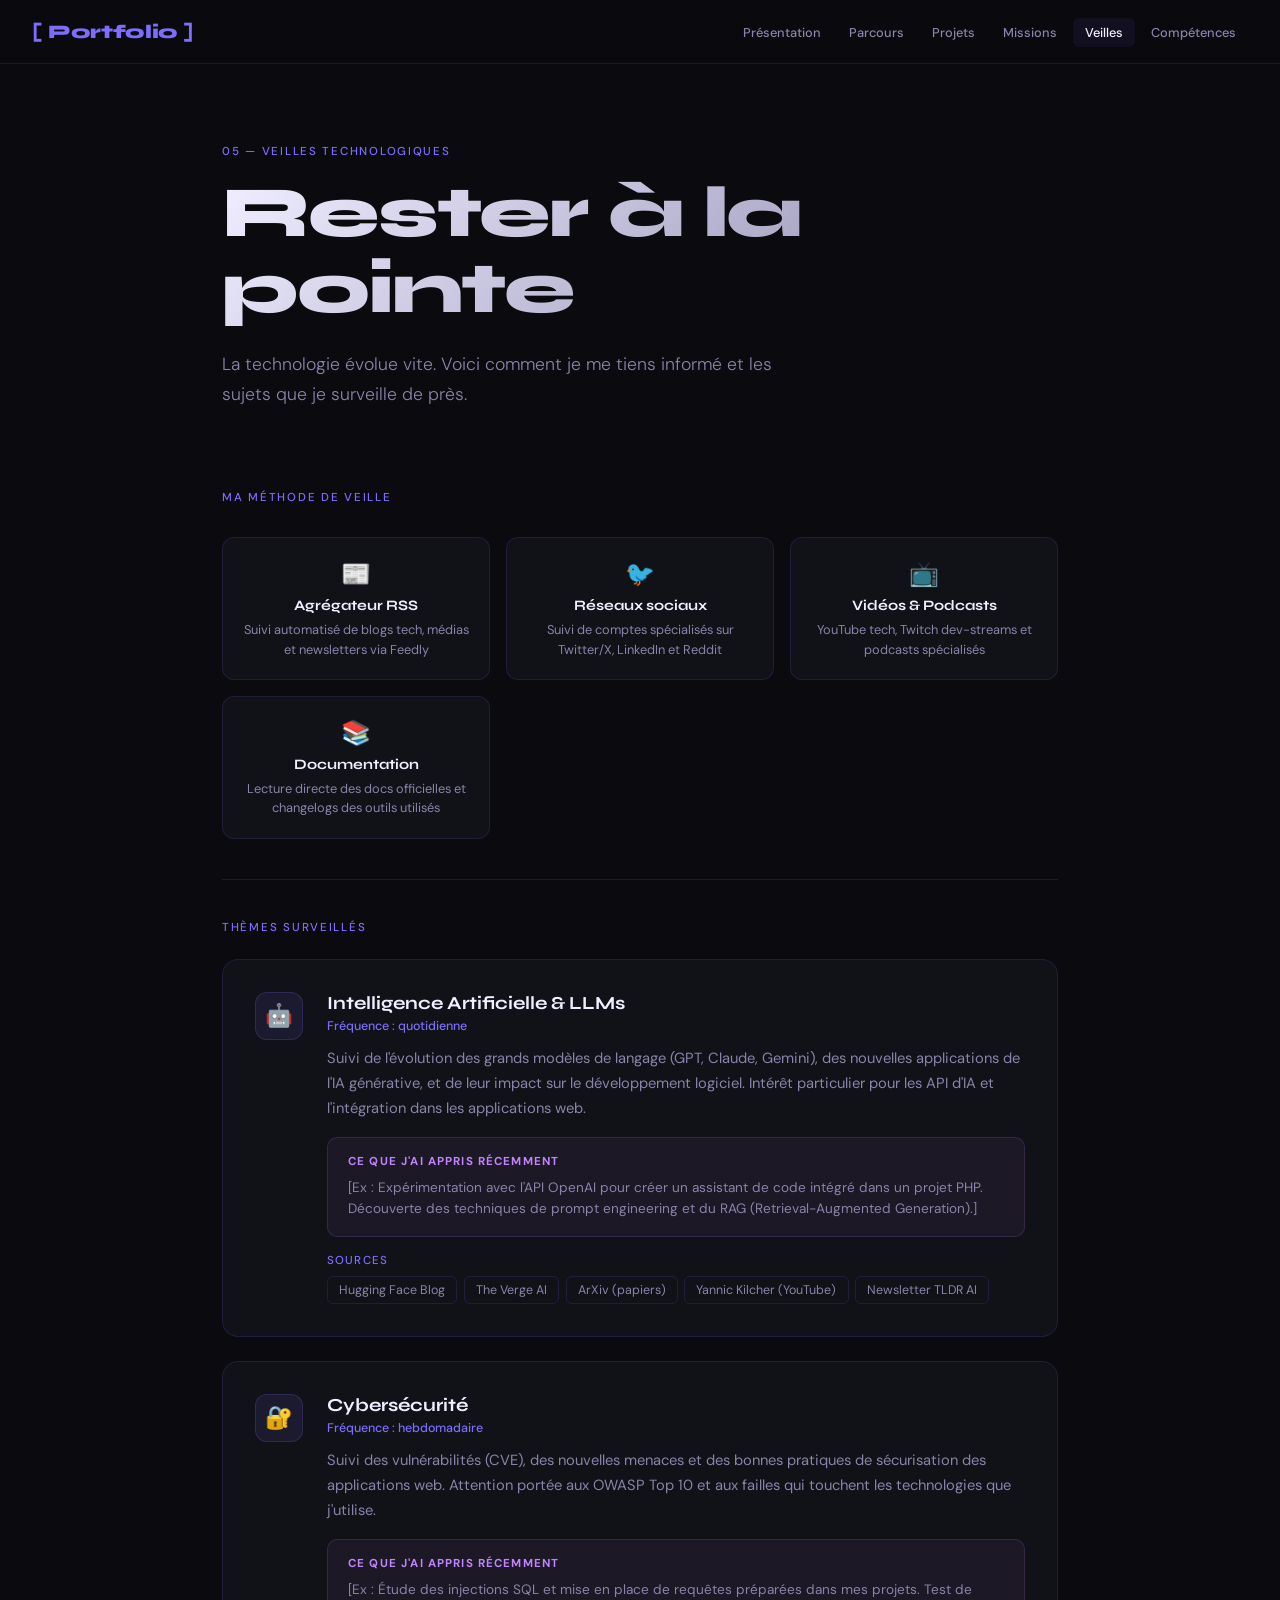
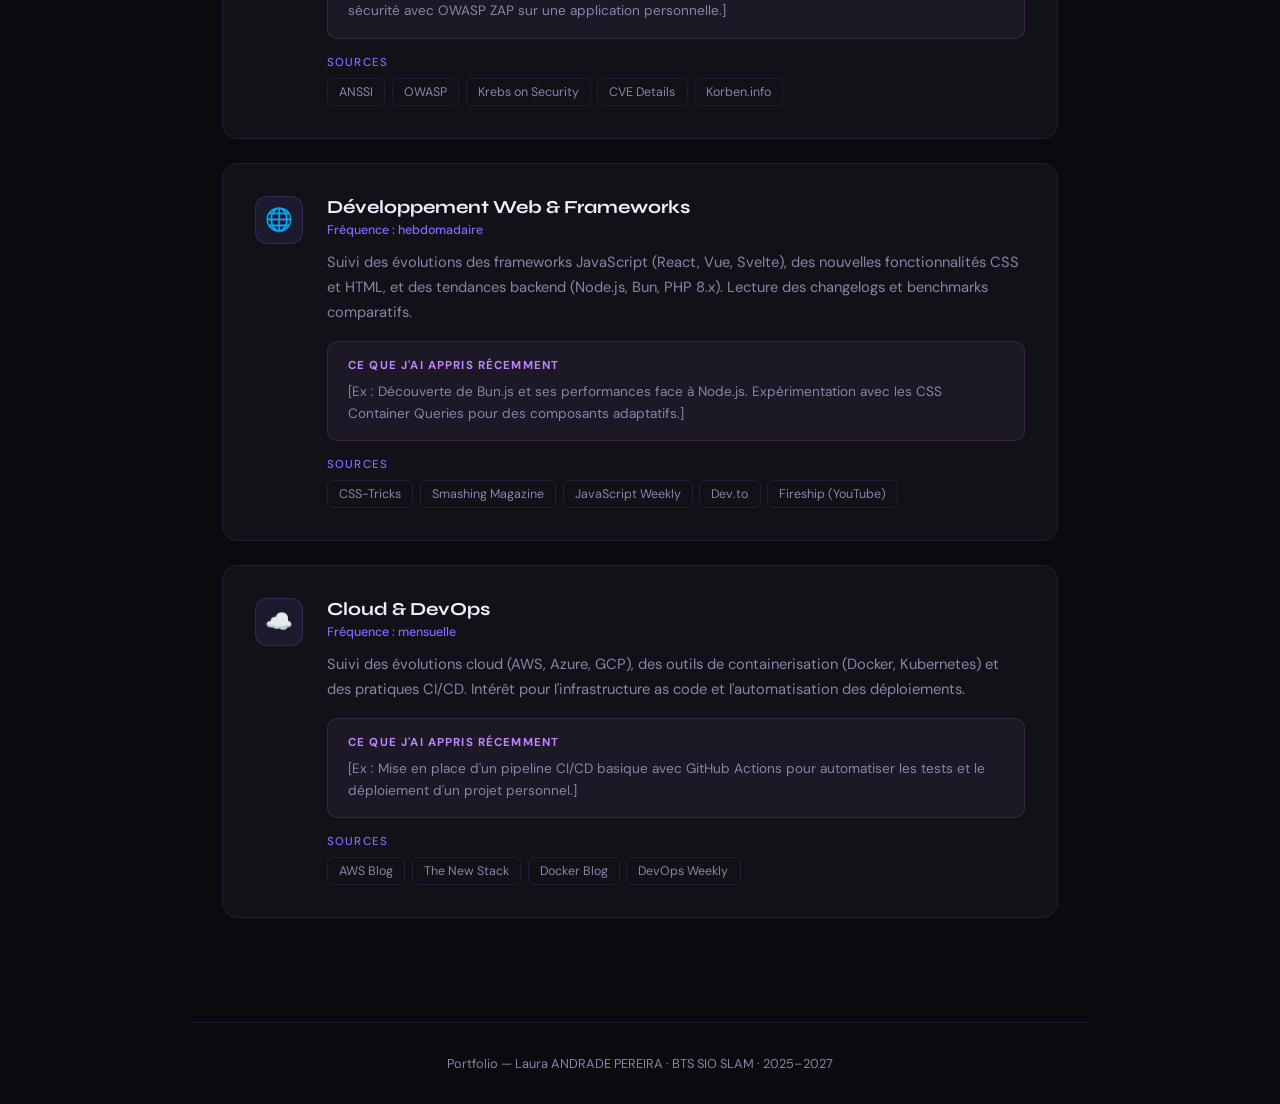
<file: veilles.html>
<!DOCTYPE html>
<html lang="fr">
<head>
  <meta charset="UTF-8">
  <meta name="viewport" content="width=device-width, initial-scale=1.0">
  <title>Portfolio — Veilles</title>
  <link rel="stylesheet" href="style.css">
  <style>
    .veille-card {
      background: var(--surface);
      border: 1px solid var(--border);
      border-radius: 16px;
      padding: 2rem;
      margin-bottom: 1.5rem;
      display: grid;
      grid-template-columns: 48px 1fr;
      gap: 1.5rem;
      align-items: start;
      transition: border-color 0.3s;
    }
    .veille-card:hover { border-color: rgba(124,109,255,0.4); }

    .veille-icon {
      width: 48px;
      height: 48px;
      border-radius: 12px;
      background: rgba(124,109,255,0.1);
      border: 1px solid rgba(124,109,255,0.2);
      display: flex;
      align-items: center;
      justify-content: center;
      font-size: 1.4rem;
      flex-shrink: 0;
    }

    .veille-title {
      font-family: 'Syne', sans-serif;
      font-size: 1.15rem;
      font-weight: 700;
      color: var(--text);
      margin-bottom: 0.25rem;
    }

    .veille-freq {
      font-size: 0.78rem;
      color: var(--accent);
      font-weight: 500;
      margin-bottom: 0.75rem;
    }

    .veille-desc {
      font-size: 0.92rem;
      color: var(--muted);
      line-height: 1.7;
      margin-bottom: 1rem;
    }

    .veille-sources-title {
      font-size: 0.72rem;
      text-transform: uppercase;
      letter-spacing: 0.1em;
      color: var(--accent);
      margin-bottom: 0.5rem;
      font-weight: 500;
    }

    .source-list {
      list-style: none;
      padding: 0;
      display: flex;
      flex-wrap: wrap;
      gap: 0.4rem;
    }
    .source-list li a {
      display: inline-block;
      font-size: 0.78rem;
      padding: 0.3rem 0.7rem;
      border: 1px solid var(--border);
      border-radius: 6px;
      color: var(--muted);
      text-decoration: none;
      transition: all 0.2s;
    }
    .source-list li a:hover {
      color: var(--accent2);
      border-color: rgba(124,109,255,0.3);
    }

    .highlight-box {
      background: rgba(192,132,252,0.06);
      border: 1px solid rgba(192,132,252,0.15);
      border-radius: 10px;
      padding: 1rem 1.25rem;
      margin-top: 0.75rem;
    }
    .highlight-box h4 {
      font-size: 0.72rem;
      text-transform: uppercase;
      letter-spacing: 0.1em;
      color: var(--accent2);
      margin-bottom: 0.5rem;
    }
    .highlight-box p {
      font-size: 0.85rem;
      color: var(--muted);
      line-height: 1.6;
    }

    .methodology-grid {
      display: grid;
      grid-template-columns: repeat(auto-fit, minmax(200px, 1fr));
      gap: 1rem;
      margin-top: 2rem;
    }

    .method-card {
      background: var(--surface);
      border: 1px solid var(--border);
      border-radius: 12px;
      padding: 1.25rem;
      text-align: center;
    }
    .method-icon { font-size: 1.5rem; margin-bottom: 0.5rem; }
    .method-title {
      font-family: 'Syne', sans-serif;
      font-size: 0.9rem;
      font-weight: 700;
      color: var(--text);
      margin-bottom: 0.4rem;
    }
    .method-desc {
      font-size: 0.8rem;
      color: var(--muted);
      line-height: 1.5;
    }

    @media (max-width: 600px) {
      .veille-card { grid-template-columns: 1fr; }
    }
  </style>
</head>
<body>
  <script src="nav.js"></script>
  <main>
    <div class="page-hero animate">
      <span class="label">05 — Veilles technologiques</span>
      <h1>Rester à la pointe</h1>
      <p>La technologie évolue vite. Voici comment je me tiens informé et les sujets que je surveille de près.</p>
    </div>

    <div class="content">

      <!-- Méthodologie -->
      <span class="label">Ma méthode de veille</span>
      <div class="methodology-grid animate delay-1">
        <div class="method-card">
          <div class="method-icon">📰</div>
          <div class="method-title">Agrégateur RSS</div>
          <div class="method-desc">Suivi automatisé de blogs tech, médias et newsletters via Feedly</div>
        </div>
        <div class="method-card">
          <div class="method-icon">🐦</div>
          <div class="method-title">Réseaux sociaux</div>
          <div class="method-desc">Suivi de comptes spécialisés sur Twitter/X, LinkedIn et Reddit</div>
        </div>
        <div class="method-card">
          <div class="method-icon">📺</div>
          <div class="method-title">Vidéos & Podcasts</div>
          <div class="method-desc">YouTube tech, Twitch dev-streams et podcasts spécialisés</div>
        </div>
        <div class="method-card">
          <div class="method-icon">📚</div>
          <div class="method-title">Documentation</div>
          <div class="method-desc">Lecture directe des docs officielles et changelogs des outils utilisés</div>
        </div>
      </div>

      <div class="divider"></div>
      <span class="label">Thèmes surveillés</span>

      <!-- Veille 1 -->
      <div class="veille-card animate delay-1" style="margin-top:1.5rem;">
        <div class="veille-icon">🤖</div>
        <div>
          <div class="veille-title">Intelligence Artificielle & LLMs</div>
          <div class="veille-freq">Fréquence : quotidienne</div>
          <p class="veille-desc">
            Suivi de l'évolution des grands modèles de langage (GPT, Claude, Gemini), des nouvelles applications de l'IA générative, et de leur impact sur le développement logiciel. Intérêt particulier pour les API d'IA et l'intégration dans les applications web.
          </p>
          <div class="highlight-box">
            <h4>Ce que j'ai appris récemment</h4>
            <p>[Ex : Expérimentation avec l'API OpenAI pour créer un assistant de code intégré dans un projet PHP. Découverte des techniques de prompt engineering et du RAG (Retrieval-Augmented Generation).]</p>
          </div>
          <div style="margin-top: 1rem;">
            <div class="veille-sources-title">Sources</div>
            <ul class="source-list">
              <li><a href="#">Hugging Face Blog</a></li>
              <li><a href="#">The Verge AI</a></li>
              <li><a href="#">ArXiv (papiers)</a></li>
              <li><a href="#">Yannic Kilcher (YouTube)</a></li>
              <li><a href="#">Newsletter TLDR AI</a></li>
            </ul>
          </div>
        </div>
      </div>

      <!-- Veille 2 -->
      <div class="veille-card animate delay-2">
        <div class="veille-icon">🔐</div>
        <div>
          <div class="veille-title">Cybersécurité</div>
          <div class="veille-freq">Fréquence : hebdomadaire</div>
          <p class="veille-desc">
            Suivi des vulnérabilités (CVE), des nouvelles menaces et des bonnes pratiques de sécurisation des applications web. Attention portée aux OWASP Top 10 et aux failles qui touchent les technologies que j'utilise.
          </p>
          <div class="highlight-box">
            <h4>Ce que j'ai appris récemment</h4>
            <p>[Ex : Étude des injections SQL et mise en place de requêtes préparées dans mes projets. Test de sécurité avec OWASP ZAP sur une application personnelle.]</p>
          </div>
          <div style="margin-top: 1rem;">
            <div class="veille-sources-title">Sources</div>
            <ul class="source-list">
              <li><a href="#">ANSSI</a></li>
              <li><a href="#">OWASP</a></li>
              <li><a href="#">Krebs on Security</a></li>
              <li><a href="#">CVE Details</a></li>
              <li><a href="#">Korben.info</a></li>
            </ul>
          </div>
        </div>
      </div>

      <!-- Veille 3 -->
      <div class="veille-card animate delay-3">
        <div class="veille-icon">🌐</div>
        <div>
          <div class="veille-title">Développement Web & Frameworks</div>
          <div class="veille-freq">Fréquence : hebdomadaire</div>
          <p class="veille-desc">
            Suivi des évolutions des frameworks JavaScript (React, Vue, Svelte), des nouvelles fonctionnalités CSS et HTML, et des tendances backend (Node.js, Bun, PHP 8.x). Lecture des changelogs et benchmarks comparatifs.
          </p>
          <div class="highlight-box">
            <h4>Ce que j'ai appris récemment</h4>
            <p>[Ex : Découverte de Bun.js et ses performances face à Node.js. Expérimentation avec les CSS Container Queries pour des composants adaptatifs.]</p>
          </div>
          <div style="margin-top: 1rem;">
            <div class="veille-sources-title">Sources</div>
            <ul class="source-list">
              <li><a href="#">CSS-Tricks</a></li>
              <li><a href="#">Smashing Magazine</a></li>
              <li><a href="#">JavaScript Weekly</a></li>
              <li><a href="#">Dev.to</a></li>
              <li><a href="#">Fireship (YouTube)</a></li>
            </ul>
          </div>
        </div>
      </div>

      <!-- Veille 4 -->
      <div class="veille-card animate delay-3">
        <div class="veille-icon">☁️</div>
        <div>
          <div class="veille-title">Cloud & DevOps</div>
          <div class="veille-freq">Fréquence : mensuelle</div>
          <p class="veille-desc">
            Suivi des évolutions cloud (AWS, Azure, GCP), des outils de containerisation (Docker, Kubernetes) et des pratiques CI/CD. Intérêt pour l'infrastructure as code et l'automatisation des déploiements.
          </p>
          <div class="highlight-box">
            <h4>Ce que j'ai appris récemment</h4>
            <p>[Ex : Mise en place d'un pipeline CI/CD basique avec GitHub Actions pour automatiser les tests et le déploiement d'un projet personnel.]</p>
          </div>
          <div style="margin-top: 1rem;">
            <div class="veille-sources-title">Sources</div>
            <ul class="source-list">
              <li><a href="#">AWS Blog</a></li>
              <li><a href="#">The New Stack</a></li>
              <li><a href="#">Docker Blog</a></li>
              <li><a href="#">DevOps Weekly</a></li>
            </ul>
          </div>
        </div>
      </div>

    </div>

    <footer>
        Portfolio — Laura ANDRADE PEREIRA · BTS SIO SLAM · 2025–2027
    </footer>
  </main>
</body>
</html>
</file>
<file: style.css>
@import url('https://fonts.googleapis.com/css2?family=Syne:wght@400;700;800&family=DM+Sans:ital,wght@0,300;0,400;0,500;1,300&display=swap');

:root {
  --bg: #0a0a0f;
  --surface: #111118;
  --surface2: #1a1a24;
  --accent: #7c6dff;
  --accent2: #c084fc;
  --text: #f0eeff;
  --muted: #8884aa;
  --border: rgba(124, 109, 255, 0.15);
  --glow: rgba(124, 109, 255, 0.08);
}

* { margin: 0; padding: 0; box-sizing: border-box; }

body {
  font-family: 'DM Sans', sans-serif;
  background: var(--bg);
  color: var(--text);
  min-height: 100vh;
  overflow-x: hidden;
}

/* NAV */
nav {
  position: fixed;
  top: 0; left: 0; right: 0;
  z-index: 100;
  background: rgba(10, 10, 15, 0.85);
  backdrop-filter: blur(20px);
  border-bottom: 1px solid var(--border);
  padding: 0 2rem;
  height: 64px;
  display: flex;
  align-items: center;
  justify-content: space-between;
}

.nav-logo {
  font-family: 'Syne', sans-serif;
  font-weight: 800;
  font-size: 1.2rem;
  color: var(--accent);
  text-decoration: none;
  letter-spacing: -0.02em;
}

.nav-links {
  display: flex;
  gap: 0.25rem;
  list-style: none;
  flex-wrap: wrap;
}

.nav-links a {
  font-size: 0.8rem;
  font-weight: 500;
  color: var(--muted);
  text-decoration: none;
  padding: 0.4rem 0.75rem;
  border-radius: 6px;
  transition: all 0.2s;
  white-space: nowrap;
}

.nav-links a:hover,
.nav-links a.active {
  color: var(--text);
  background: var(--glow);
}

/* PAGE CONTENT */
main {
  padding-top: 64px;
  min-height: 100vh;
}

/* HERO/SECTION HEADER */
.page-hero {
  padding: 5rem 2rem 3rem;
  max-width: 900px;
  margin: 0 auto;
}

.label {
  font-size: 0.72rem;
  font-weight: 500;
  letter-spacing: 0.15em;
  text-transform: uppercase;
  color: var(--accent);
  margin-bottom: 1rem;
  display: block;
}

.page-hero h1 {
  font-family: 'Syne', sans-serif;
  font-size: clamp(2.5rem, 6vw, 4.5rem);
  font-weight: 800;
  line-height: 1.05;
  letter-spacing: -0.03em;
  background: linear-gradient(135deg, var(--text), var(--muted));
  -webkit-background-clip: text;
  -webkit-text-fill-color: transparent;
  background-clip: text;
  margin-bottom: 1.5rem;
}

.page-hero p {
  font-size: 1.1rem;
  color: var(--muted);
  line-height: 1.7;
  max-width: 600px;
  font-weight: 300;
}

/* CONTENT SECTION */
.content {
  max-width: 900px;
  margin: 0 auto;
  padding: 2rem;
}

/* CARD */
.card {
  background: var(--surface);
  border: 1px solid var(--border);
  border-radius: 16px;
  padding: 2rem;
  margin-bottom: 1.5rem;
  transition: border-color 0.3s;
}

.card:hover { border-color: rgba(124, 109, 255, 0.35); }

.card h2 {
  font-family: 'Syne', sans-serif;
  font-size: 1.3rem;
  font-weight: 700;
  margin-bottom: 0.75rem;
  color: var(--text);
}

.card h3 {
  font-family: 'Syne', sans-serif;
  font-size: 1rem;
  font-weight: 700;
  color: var(--accent2);
  margin-bottom: 0.5rem;
}

.card p, .card li {
  font-size: 0.95rem;
  color: var(--muted);
  line-height: 1.7;
}

.card ul { padding-left: 1.2rem; }
.card ul li { margin-bottom: 0.4rem; }

/* TAG */
.tag {
  display: inline-block;
  font-size: 0.72rem;
  font-weight: 500;
  letter-spacing: 0.05em;
  padding: 0.3rem 0.75rem;
  border-radius: 100px;
  border: 1px solid var(--border);
  color: var(--accent2);
  background: rgba(124, 109, 255, 0.05);
  margin: 0.2rem 0.2rem 0.2rem 0;
}

/* TIMELINE */
.timeline { position: relative; }
.timeline::before {
  content: '';
  position: absolute;
  left: 0;
  top: 0; bottom: 0;
  width: 1px;
  background: var(--border);
}

.timeline-item {
  padding-left: 2rem;
  margin-bottom: 2.5rem;
  position: relative;
}

.timeline-item::before {
  content: '';
  position: absolute;
  left: -4px;
  top: 6px;
  width: 9px; height: 9px;
  border-radius: 50%;
  background: var(--accent);
  box-shadow: 0 0 0 3px rgba(124, 109, 255, 0.15);
}

.timeline-date {
  font-size: 0.75rem;
  font-weight: 500;
  color: var(--accent);
  letter-spacing: 0.08em;
  text-transform: uppercase;
  margin-bottom: 0.4rem;
}

.timeline-title {
  font-family: 'Syne', sans-serif;
  font-size: 1.1rem;
  font-weight: 700;
  color: var(--text);
  margin-bottom: 0.3rem;
}

.timeline-sub {
  font-size: 0.85rem;
  color: var(--accent2);
  margin-bottom: 0.6rem;
}

/* SKILL BAR */
.skill-item { margin-bottom: 1.25rem; }
.skill-header {
  display: flex;
  justify-content: space-between;
  font-size: 0.85rem;
  margin-bottom: 0.4rem;
}
.skill-name { color: var(--text); font-weight: 500; }
.skill-level { color: var(--accent); }
.skill-bar {
  height: 4px;
  background: var(--surface2);
  border-radius: 2px;
  overflow: hidden;
}
.skill-fill {
  height: 100%;
  background: linear-gradient(90deg, var(--accent), var(--accent2));
  border-radius: 2px;
}

/* GRID */
.grid-2 {
  display: grid;
  grid-template-columns: repeat(auto-fit, minmax(280px, 1fr));
  gap: 1.25rem;
  margin-bottom: 2rem;
}

/* PROJECT CARD */
.project-card {
  background: var(--surface);
  border: 1px solid var(--border);
  border-radius: 16px;
  padding: 1.75rem;
  transition: all 0.3s;
  cursor: pointer;
}
.project-card:hover {
  border-color: rgba(124, 109, 255, 0.4);
  transform: translateY(-2px);
}
.project-icon {
  width: 42px; height: 42px;
  border-radius: 10px;
  background: rgba(124, 109, 255, 0.1);
  display: flex; align-items: center; justify-content: center;
  font-size: 1.2rem;
  margin-bottom: 1rem;
}
.project-title {
  font-family: 'Syne', sans-serif;
  font-size: 1rem;
  font-weight: 700;
  color: var(--text);
  margin-bottom: 0.5rem;
}
.project-desc {
  font-size: 0.85rem;
  color: var(--muted);
  line-height: 1.6;
  margin-bottom: 1rem;
}

/* FOOTER */
footer {
  border-top: 1px solid var(--border);
  padding: 2rem;
  text-align: center;
  color: var(--muted);
  font-size: 0.8rem;
  max-width: 900px;
  margin: 3rem auto 0;
}

/* DIVIDER */
.divider {
  height: 1px;
  background: var(--border);
  margin: 2.5rem 0;
}

/* HIGHLIGHT */
.highlight {
  color: var(--accent2);
  font-weight: 500;
}

/* Animation */
@keyframes fadeUp {
  from { opacity: 0; transform: translateY(20px); }
  to { opacity: 1; transform: translateY(0); }
}
.animate { animation: fadeUp 0.6s ease both; }
.delay-1 { animation-delay: 0.1s; }
.delay-2 { animation-delay: 0.2s; }
.delay-3 { animation-delay: 0.3s; }
</file>
